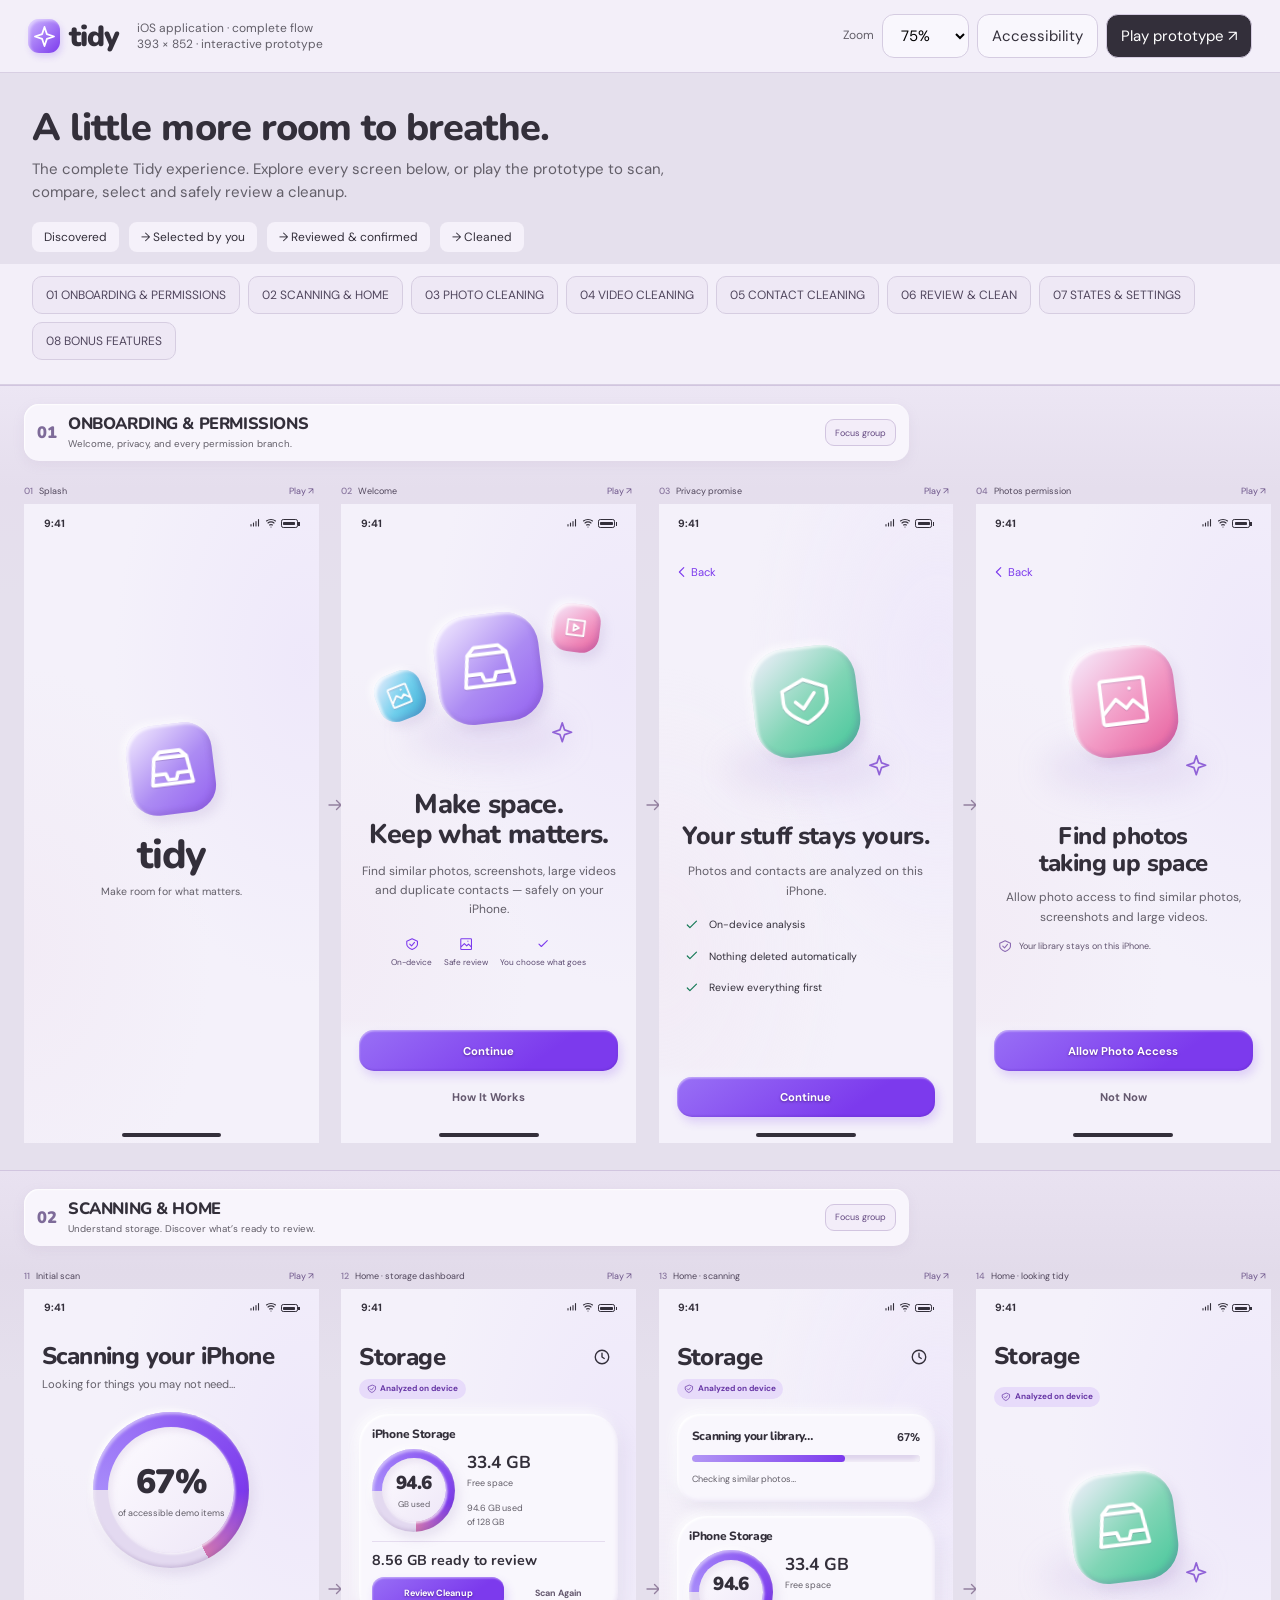
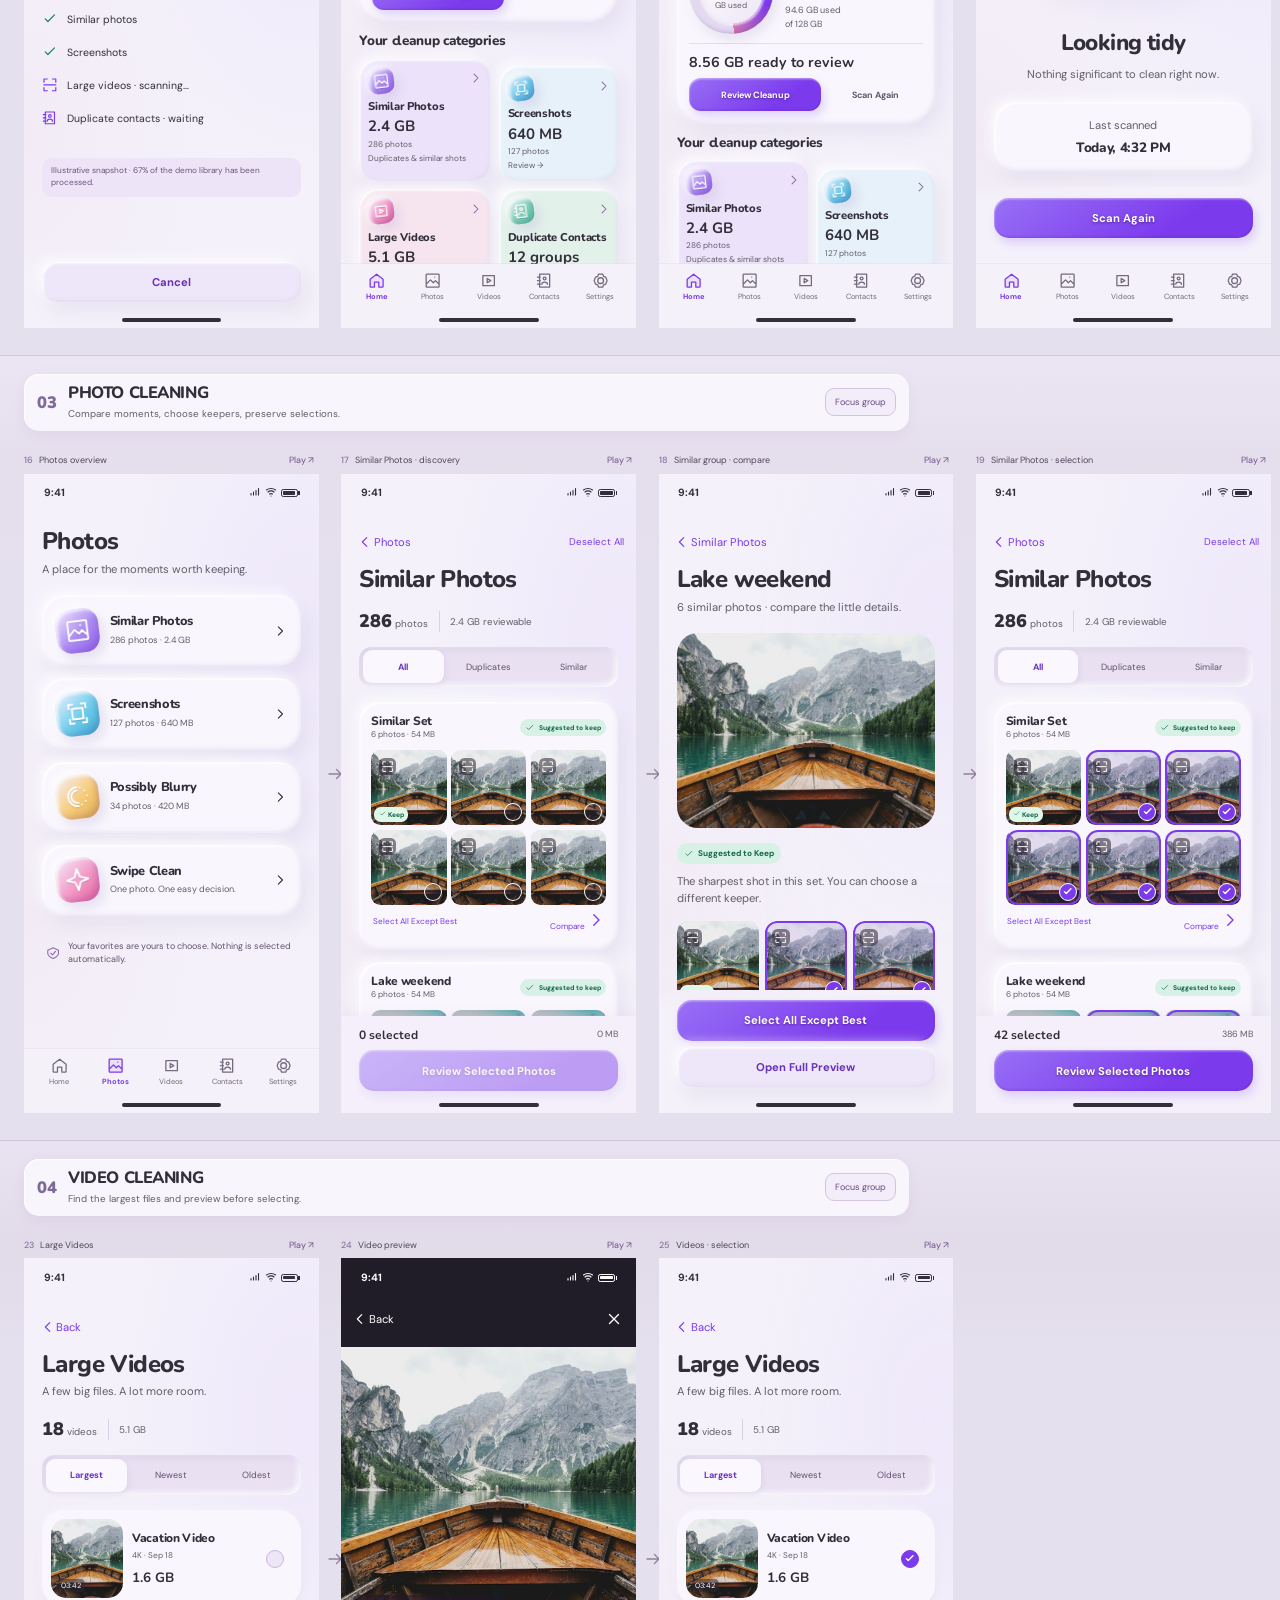
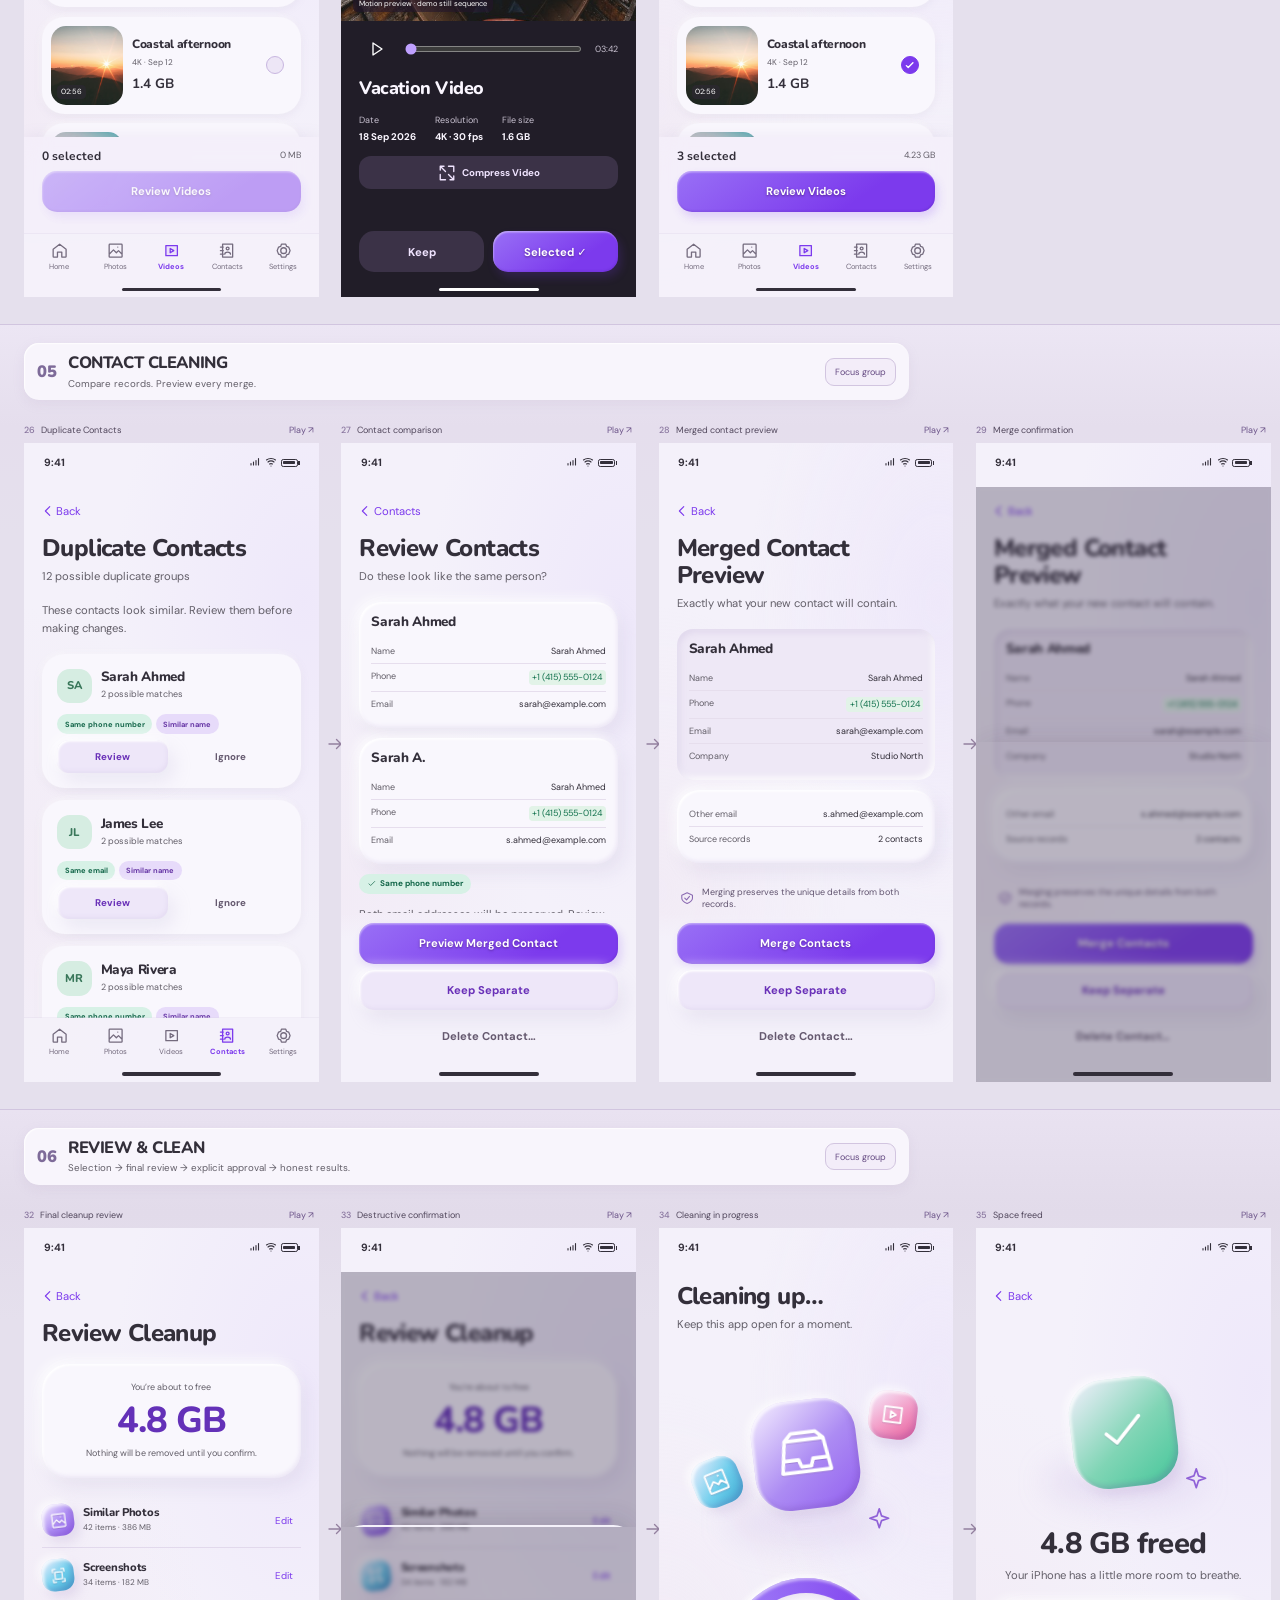
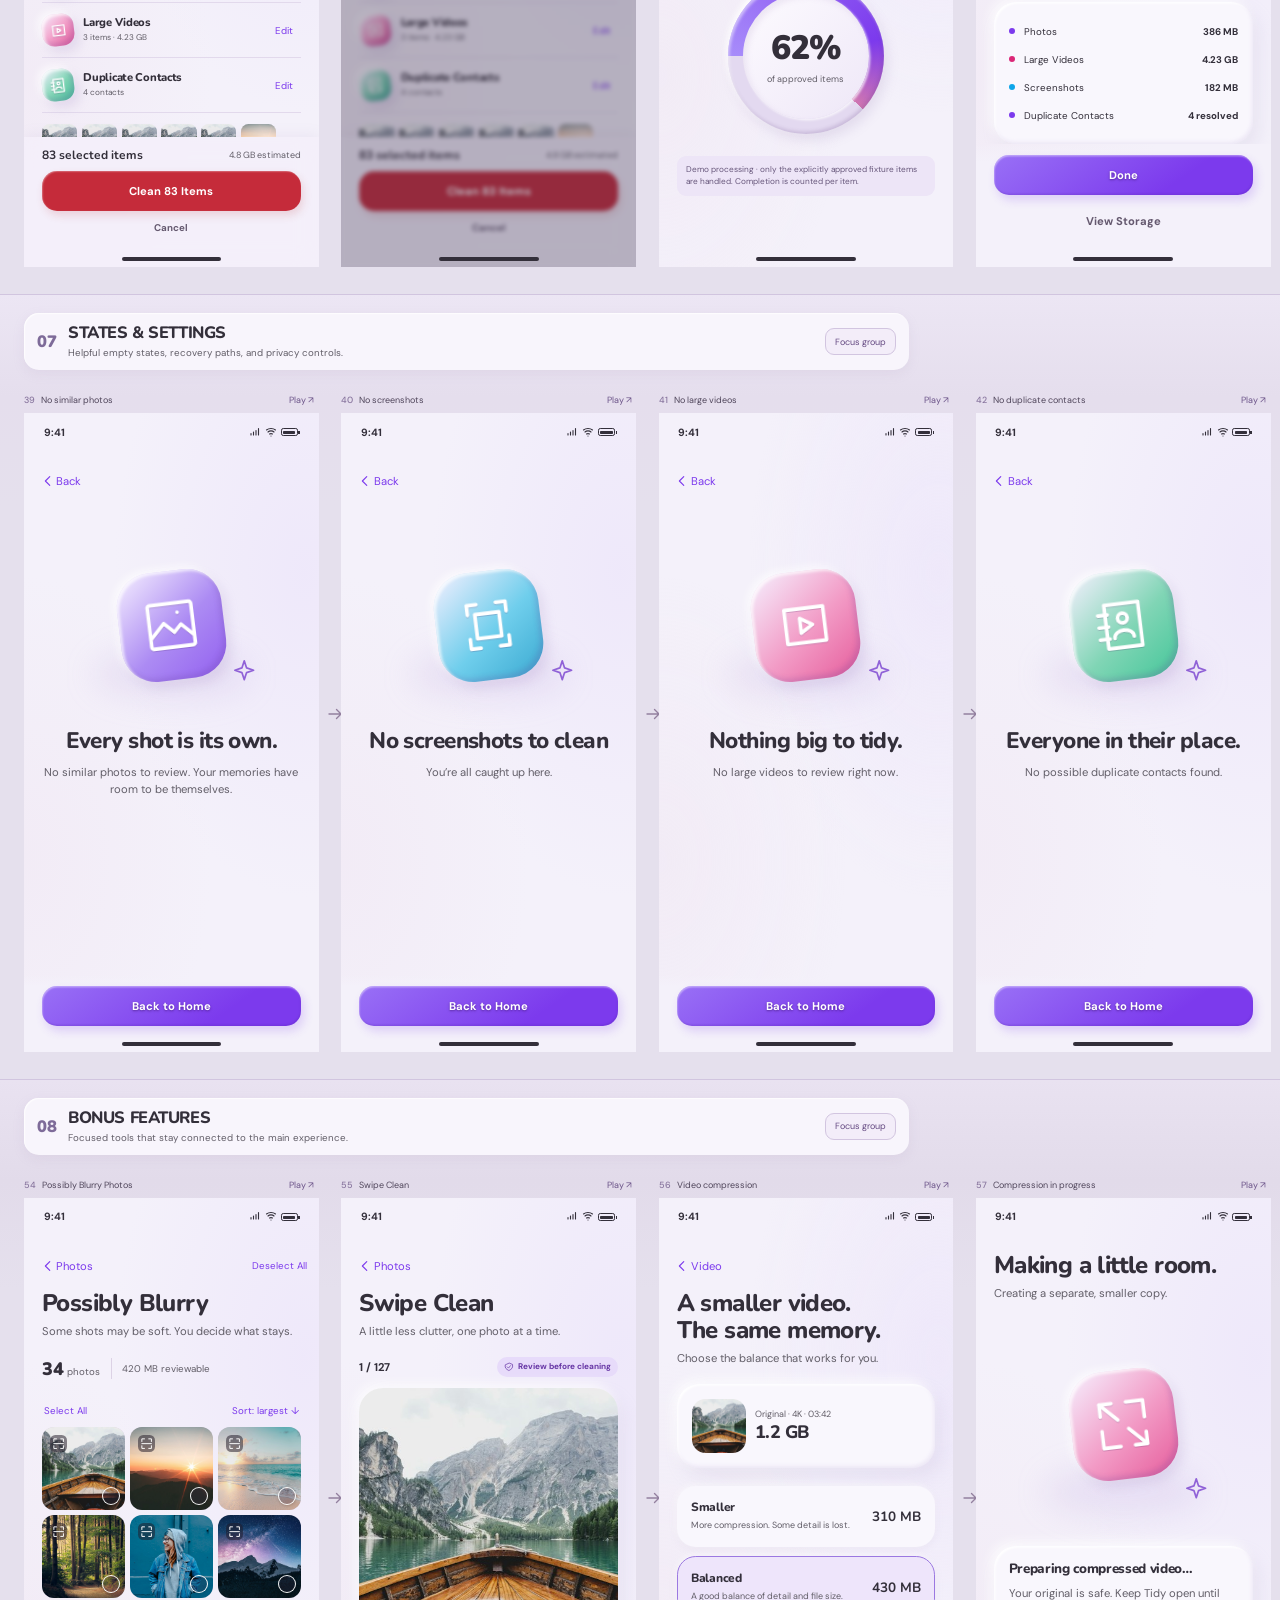
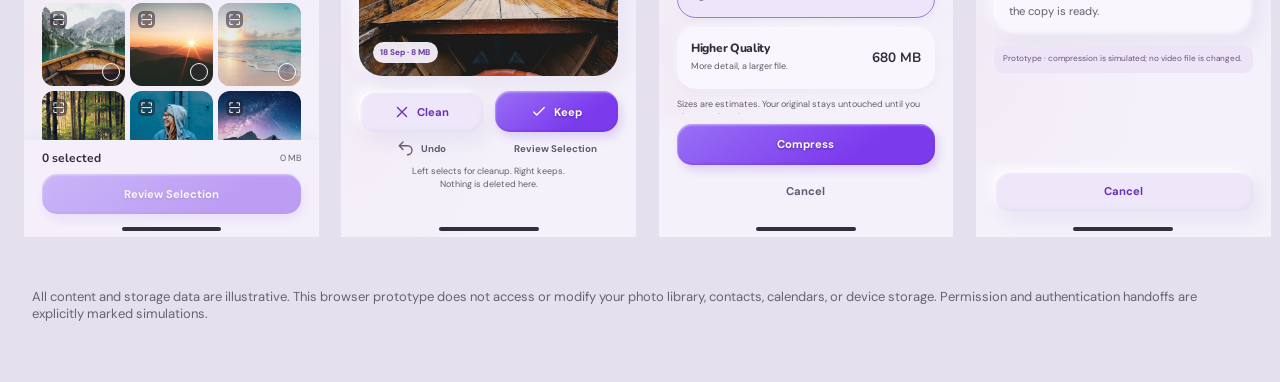
<file: Design/tidy_design.html>
<!doctype html>
<html lang="en">
<head>
<meta charset="utf-8"><meta name="viewport" content="width=device-width, initial-scale=1">
<title>Tidy — Complete application flow</title>
<link rel="stylesheet" href="assets/fonts.css">
<style>
/* Scoped critique fixes: clearer board groups, lighter utility rows, stronger iOS grouping. */
.board-nav{position:sticky;top:72px;z-index:40;background:#f4f1faee;backdrop-filter:blur(18px);padding-top:14px;border-bottom:1px solid #d8cfe3}
.flow-group{border-top:1px solid #d1c5df;background:linear-gradient(180deg,#ece6f4 0,#e5deed 135px,transparent 280px);padding-top:30px}
.flow-group:nth-of-type(even){background:linear-gradient(180deg,#e9e2f1 0,#e2dbea 135px,transparent 280px)}
.group-head{max-width:1180px;padding:13px 17px;border-radius:20px;background:#f8f5fc;box-shadow:0 5px 16px #a996ba22,inset 1px 1px 2px #fff;justify-content:space-between}
.group-head>div:nth-child(2){margin-right:auto}.group-head:after{content:'Focus group';border:1px solid #d2c5e0;border-radius:12px;padding:9px 12px;color:#654a82;font-size:12px;background:#f3edf9;cursor:pointer}
.board-focus .flow-group:not(.focused){display:none}.board-focus .group-head:after{content:'Show all groups'}
.settings-list{background:#f8f5fc;box-shadow:0 3px 12px #a996ba1c;border:1px solid #ebe3f2;padding:0 15px}
.settings-row{min-height:58px}.settings-row>svg{stroke-width:1.65;color:#7653a3}.settings-row .trailing svg{stroke-width:1.7}.settings-row input{accent-color:var(--violet)}
.screen .video-card,.screen .event,.screen .contact-card{box-shadow:0 3px 12px #a996ba20,-2px -2px 8px #fff9}.screen .option{box-shadow:0 3px 12px #a996ba1b,-2px -2px 8px #fff9}
:root{--bg:#F4F1FA;--ink:#332F3A;--muted:#635F69;--violet:#7C3AED;--light:#A78BFA;--pink:#DB2777;--sky:#0EA5E9;--green:#10B981;--amber:#F59E0B;--red:#C52B3A;--card:#f9f7fd;--shadow:8px 12px 24px #b7a8cf30,-5px -5px 15px #ffffffcf,inset -2px -3px 5px #d7cbea55,inset 2px 2px 3px #fff;--pressed:inset 3px 4px 8px #c8b9dc60,inset -3px -3px 8px #fff;--heading:'Nunito',ui-rounded,system-ui,sans-serif;--body:'DM Sans',-apple-system,system-ui,sans-serif;--spring:cubic-bezier(.22,1,.36,1);--text-scale:1}
*{box-sizing:border-box}body{margin:0;background:#e5e0ed;color:var(--ink);font-family:var(--body);font-size:15px}button,input,select{font:inherit}button,a{-webkit-tap-highlight-color:transparent}button{cursor:pointer;color:inherit}button:disabled{cursor:default;opacity:.45}button:focus-visible,a:focus-visible,select:focus-visible,input:focus-visible{outline:3px solid var(--violet);outline-offset:3px}::selection{background:#d6c3fa;color:#332F3A}::-webkit-scrollbar{width:5px;height:8px}::-webkit-scrollbar-thumb{background:#baafcb;border-radius:10px}a{color:var(--violet)}svg{width:24px;height:24px;fill:none;stroke:currentColor;stroke-width:1.8;stroke-linecap:round;stroke-linejoin:round;flex-shrink:0}h1,h2,h3,h4,p{margin:0}h1,h2,h3,h4{font-family:var(--heading);font-weight:800;letter-spacing:-.025em}h1{font-size:calc(32px * var(--text-scale));line-height:1.12}h2{font-size:calc(24px * var(--text-scale));line-height:1.18}h3{font-size:calc(18px * var(--text-scale));line-height:1.25}p{font-size:calc(15px * var(--text-scale));line-height:1.55;color:var(--muted)}small,.small{font-size:calc(12px * var(--text-scale));line-height:1.45;color:var(--muted)}strong{font-weight:700}.muted{color:var(--muted)}.violet-text{color:var(--violet)}.row{display:flex;align-items:center;gap:12px}.between{justify-content:space-between}.stack{display:flex;flex-direction:column;gap:16px}.center{text-align:center}.space{height:20px}.grow{flex:1}.num{font-variant-numeric:tabular-nums}.icon-button{border:0;background:transparent;min-width:44px;min-height:44px;display:inline-flex;align-items:center;justify-content:center;border-radius:16px}.icon-button:hover{background:#e5dcf5}.board-toolbar{position:sticky;top:0;z-index:50;background:#f4f1faef;backdrop-filter:blur(20px);padding:14px 28px;display:flex;align-items:center;gap:18px;border-bottom:1px solid #d8cfe3}.wordmark{font-family:var(--heading);font-weight:900;font-size:29px;letter-spacing:-1px;display:flex;align-items:center;gap:9px}.mini-logo{width:32px;height:34px;border-radius:11px;background:linear-gradient(135deg,#cdb6ff,#7c3aed);box-shadow:2px 4px 6px #7c3aed30,inset 2px 2px 3px #ffffff70;color:white;display:grid;place-items:center}.toolbar-note{font-size:12px;color:var(--muted)}.toolbar-controls{display:flex;gap:8px;align-items:center;margin-left:auto}.board-button,.board-select{border:1px solid #d5cce1;background:#f9f7fd;padding:10px 14px;min-height:44px;border-radius:12px}.board-button.active{background:var(--ink);color:white}.board-intro{padding:34px 32px 12px;max-width:1100px;display:flex;align-items:end;gap:40px}.board-intro h1{font-size:38px;margin-bottom:8px}.board-intro p{max-width:700px}.board-legend{display:flex;gap:10px;margin-top:18px}.board-legend span{font-size:12px;padding:7px 12px;border-radius:8px;background:#f5f1fa}.board-nav{padding:12px 32px 24px;display:flex;gap:8px;flex-wrap:wrap}.board-nav a{text-decoration:none;color:#50465d;background:#eee8f5;border:1px solid #d6cde1;padding:10px 13px;border-radius:10px;font-size:12px}.flow-group{padding:24px 32px 36px;scroll-margin-top:80px}.group-head{display:flex;align-items:center;gap:15px;margin-bottom:22px}.group-index{font-family:var(--heading);font-size:22px;font-weight:900;color:#7e6b99}.group-head h2{font-size:22px}.group-head p{font-size:13px;margin-top:4px}.frames{display:flex;align-items:flex-start;gap:30px;width:max-content}.frame-wrap{width:393px;flex-shrink:0}.frame-label{height:35px;display:flex;align-items:center;justify-content:space-between;font-size:12px;color:#51475c}.frame-label span{display:flex;align-items:center;gap:8px}.frame-label b{font-variant-numeric:tabular-nums;color:#88759e;font-weight:500}.frame-label button{border:0;background:transparent;color:#6c5489;font-size:12px}.screen{width:393px;height:852px;position:relative;overflow:hidden;background:radial-gradient(ellipse at 95% 25%,#e7ddfa70,transparent 48%),radial-gradient(ellipse at 0 70%,#eedfed50,transparent 45%),var(--bg);isolation:isolate;display:flex;flex-direction:column}.status{height:59px;flex:0 0 59px;padding:17px 26px 0;display:flex;justify-content:space-between;align-items:flex-start;font-weight:700;font-size:14px;color:#332f3a}.status .signals{display:flex;gap:5px;align-items:center}.status svg{width:16px;height:16px;stroke-width:2.2}.battery{width:23px;height:11px;border:1px solid currentColor;border-radius:3px;position:relative;margin:2px 2px 0 0}.battery:before{content:'';position:absolute;inset:2px;background:currentColor;border-radius:1px}.battery:after{content:'';position:absolute;width:2px;height:5px;background:currentColor;right:-4px;top:2px}.home-indicator{position:absolute;z-index:15;bottom:8px;left:130px;width:133px;height:5px;border-radius:5px;background:#332f3a}.content{padding:10px 24px 30px;overflow:auto;flex:1;min-height:0;scrollbar-width:none}.content::-webkit-scrollbar{display:none}.topnav{height:44px;display:flex;align-items:center;justify-content:space-between;margin:0 -10px 10px}.back{border:0;background:transparent;color:var(--violet);height:44px;display:flex;align-items:center;padding:0 8px;gap:1px;font-size:15px}.back svg{width:20px}.page-heading{margin:4px 0 22px}.page-heading p{margin-top:8px}.tabbar{height:85px;flex:0 0 85px;display:flex;align-items:flex-start;justify-content:space-around;padding:10px 10px 22px;background:#f5f1faed;box-shadow:0 -1px 0 #d5cbe350;z-index:5}.tabbar button{border:0;background:transparent;min-width:60px;height:50px;display:flex;flex-direction:column;align-items:center;gap:4px;font-size:10px;color:#746b7e}.tabbar button svg{height:23px;width:23px}.tabbar button.active{color:var(--violet);font-weight:700}.tabbar button.active svg{fill:#7c3aed16}.card{background:var(--card);border-radius:30px;padding:20px;box-shadow:var(--shadow)}.inset{background:#eee8f6;box-shadow:var(--pressed);border-radius:22px;padding:16px}.button{border:0;width:100%;min-height:54px;padding:14px 18px;border-radius:20px;background:linear-gradient(145deg,#a78bfa,#7c3aed);color:#fff;font-size:calc(15px * var(--text-scale));font-weight:700;box-shadow:4px 7px 13px #7c3aed30,inset 1px 2px 2px #ffffff65,inset -1px -2px 2px #5222ad35;display:flex;align-items:center;justify-content:center;gap:8px;transition:transform .2s var(--spring),box-shadow .2s}.button:active{transform:scale(.965);box-shadow:var(--pressed)}.button.secondary{background:#eee7f9;color:#6930b8;box-shadow:var(--shadow)}.button.destructive{background:#c52b3a;box-shadow:3px 6px 12px #bd293429,inset 1px 1px 2px #ffffff60}.button.quiet{background:transparent;color:#65596f;box-shadow:none}.button.small-button{min-height:44px;padding:10px 12px;font-size:13px;border-radius:16px}.actions{display:flex;flex-direction:column;gap:8px;padding:14px 24px 34px;flex-shrink:0;background:linear-gradient(0deg,var(--bg) 85%,transparent)}.actions p{text-align:center;font-size:12px}.badge{display:inline-flex;gap:5px;align-items:center;font-size:11px;line-height:1.2;font-weight:700;border-radius:20px;background:#e7dbfa;color:#6838a6;padding:7px 10px}.badge svg{width:13px;height:13px}.badge.green{background:#d7f1e6;color:#14674a}.badge.amber{background:#f7e9c9;color:#79500b}.badge.red{background:#f9dfe4;color:#a12031}.orb{--tone:#ac8bf3;--deep:#7c3aed;width:64px;height:64px;flex-shrink:0;border-radius:23px;background:linear-gradient(140deg,#f6f0ff 0%,var(--tone) 55%,var(--deep) 140%);box-shadow:6px 9px 14px #aa90c938,-4px -4px 12px #ffffffbf,inset 3px 3px 4px #ffffffb0,inset -4px -5px 7px #63409930;display:grid;place-items:center;color:#fff;transform:rotate(-7deg)}.orb svg{width:34px;height:34px;stroke-width:1.8;filter:drop-shadow(1px 2px 1px #4a266333)}.orb.sky{--tone:#6fceec;--deep:#0c89b9}.orb.pink{--tone:#f29ac5;--deep:#db2777}.orb.green{--tone:#80d5b5;--deep:#10b981}.orb.amber{--tone:#f6cc7b;--deep:#d4911b}.orb.big{width:140px;height:145px;border-radius:46px}.orb.big svg{width:78px;height:78px;stroke-width:1.5}.illustration{height:280px;position:relative;display:grid;place-items:center;margin:10px 0 22px}.illustration:before{content:'';width:210px;height:70px;background:#b99ee030;filter:blur(20px);position:absolute;bottom:15px;border-radius:50%}.illustration .float{position:absolute;right:24px;top:55px;transform:rotate(14deg)}.illustration .float.two{left:22px;right:auto;top:145px;transform:rotate(-15deg)}.illustration .spark{position:absolute;right:60px;bottom:40px;color:#9062d7;width:30px;height:30px}.onboard-title{font-size:36px;line-height:1.12;text-align:center;margin-bottom:16px}.onboard-copy{text-align:center;line-height:1.6;font-size:16px}.benefits{display:flex;justify-content:center;gap:16px;margin-top:23px}.benefits div{font-size:11px;text-align:center;color:#5d4c72;display:flex;align-items:center;flex-direction:column;gap:8px}.benefits svg{width:19px;height:19px;color:#7c3aed}.check-list{display:flex;flex-direction:column;gap:18px;padding:20px 10px}.check-list .row{font-size:14px}.check-list svg{color:#147955;width:21px}.splash{display:flex;flex-direction:column;align-items:center;justify-content:center;height:100%;padding-bottom:70px}.splash h1{font-size:54px;margin:24px 0 9px;letter-spacing:-2px}.splash p{font-size:14px}.splash .orb{width:115px;height:120px;border-radius:36px}.splash .orb svg{width:65px;height:65px}.ring{--value:74;position:relative;border-radius:50%;width:168px;height:168px;display:grid;place-items:center;background:conic-gradient(from -90deg,#a78bfa 0%,#7c3aed calc(var(--value)*.75%),#cf75b1 calc(var(--value)*1%),#e3d9f0 0);box-shadow:5px 8px 15px #9174b32b,-3px -3px 8px #fff,inset 2px 3px 4px #ffffff80,inset -2px -3px 5px #68488733}.ring:before{content:'';position:absolute;inset:17px;border-radius:50%;background:linear-gradient(135deg,#fdfbff,#eee7f7);box-shadow:inset 4px 5px 9px #ad97c630,2px 2px 3px #ffffffaa}.ring-inner{position:relative;text-align:center}.ring-inner strong{font-family:var(--heading);font-size:28px;font-weight:900;display:block;letter-spacing:-1px}.ring-inner small{font-size:11px}.storage-hero{border-radius:40px;padding:20px;margin-bottom:20px}.storage-hero>.row{align-items:center;gap:16px}.storage-meta{flex:1}.storage-meta strong{font-family:var(--heading);font-size:22px;display:block}.storage-meta p{font-size:12px;line-height:1.5;margin-top:4px}.storage-hero .ring{width:148px;height:148px;flex-shrink:0}.storage-hero .ring-inner strong{font-size:27px}.storage-ready{border-top:1px solid #e5dcef;margin-top:16px;padding-top:15px}.storage-ready strong{font-family:var(--heading);font-size:20px}.storage-ready p{font-size:12px;margin:2px 0 12px}.bento{display:grid;grid-template-columns:1.1fr 1fr;gap:14px}.category{border:0;text-align:left;padding:17px 16px;border-radius:28px;min-height:174px;display:flex;flex-direction:column;align-items:start;gap:7px;background:#ece3fa;box-shadow:var(--shadow);position:relative}.category .orb{width:44px;height:44px;border-radius:16px}.category .orb svg{width:25px;height:25px}.category h3{font-size:16px;margin-top:5px}.category strong{font-family:var(--heading);font-size:22px}.category small{font-size:11px}.category .review-arrow{position:absolute;right:14px;top:18px;color:#846c9e}.category.sky{background:#e6f1f9}.category.pink{background:#f6e5ef}.category.green{background:#e3f1eb}.category:nth-child(2){margin-top:18px}.category:nth-child(3){margin-bottom:18px}.safety{display:flex;align-items:center;gap:10px;color:#635671;font-size:12px;line-height:1.4;padding:16px 5px}.safety svg{width:19px;height:19px;flex-shrink:0;color:#8b6ab2}.section-title{display:flex;align-items:center;justify-content:space-between;margin:18px 0 12px}.text-button{background:transparent;border:0;color:var(--violet);font-size:13px;min-height:44px;padding:6px 2px}.summary{display:flex;align-items:center;gap:14px;margin:12px 0 18px}.summary strong{font-size:24px;font-family:var(--heading);font-weight:900}.summary span{font-size:13px;color:var(--muted)}.divider{height:28px;width:1px;background:#dcd2e5}.filters{display:flex;gap:6px;background:#e9e1f2;box-shadow:var(--pressed);padding:5px;border-radius:17px;margin:12px 0 20px}.filter{border:0;background:transparent;flex:1;min-height:36px;border-radius:12px;font-size:12px;color:#60536e}.filter.active{background:#faf7ff;box-shadow:2px 3px 7px #baa8d13b;color:#6b32bd;font-weight:700}.photo-grid{display:grid;grid-template-columns:repeat(3,1fr);gap:7px}.thumb{position:relative;border:0;padding:0;border-radius:16px;overflow:hidden;aspect-ratio:1;background:#d6ccde;display:block;min-width:0}.thumb img{width:100%;height:100%;object-fit:cover;display:block;transition:transform .2s}.thumb.selected:after{content:'';position:absolute;inset:0;border:3px solid #7c3aed;border-radius:16px;background:#7c3aed18;pointer-events:none}.selection{width:24px;height:24px;border:2px solid #fffffff2;background:#342b4445;border-radius:50%;position:absolute;right:6px;bottom:6px;z-index:2;display:grid;place-items:center;color:white;box-shadow:0 1px 4px #0003}.selection svg{width:15px;height:15px;stroke-width:3}.selected .selection{background:var(--violet);border-color:#fff}.keeper{position:absolute;left:4px;bottom:5px;z-index:3;padding:4px 6px;border-radius:9px;background:#ddf7e9;color:#176547;font-size:9px;font-weight:700;display:flex;align-items:center;gap:2px}.keeper svg{width:10px;height:10px}.photo-group{padding:16px;border-radius:28px;margin-bottom:16px}.photo-group h3{font-size:16px}.photo-group .group-info{margin-bottom:12px}.photo-group .small{font-size:11px}.photo-group .badge{font-size:9px;padding:5px 7px}.photo-group .row.between{gap:4px}.photo-group .thumb{border-radius:13px}.photo-group .photo-grid{gap:6px}.photo-group .text-button{font-size:11px}.bottom-action{padding:14px 24px 30px;background:#f4effbcc;backdrop-filter:blur(16px);box-shadow:0 -3px 18px #9880b01a;flex-shrink:0}.bottom-action .row{margin-bottom:10px;font-size:14px}.bottom-action strong{font-family:var(--heading);font-size:16px}.bottom-action small{font-size:12px}.progress-track{height:9px;border-radius:8px;background:#dfd3ee;box-shadow:var(--pressed);overflow:hidden;margin:15px 0}.progress-track span{display:block;height:100%;background:linear-gradient(90deg,#b296f5,#7c3aed);border-radius:8px}.scan-stages{padding:5px 0}.scan-stage{display:flex;align-items:center;gap:12px;margin:23px 0;font-size:14px}.scan-stage svg{width:21px;height:21px;color:#7c3aed}.scan-stage.done svg{color:#14845d}.scan-stage.wait{opacity:.6}.progress-orb{width:208px;height:208px;margin:24px auto 30px;--value:67}.progress-orb:before{inset:20px}.progress-orb .ring-inner strong{font-size:45px}.progress-orb .ring-inner small{font-size:12px}.scan-mini{margin-bottom:18px}.scan-mini h3{font-size:16px}.scan-mini p{font-size:12px}.screen.dark{background:#211d28;color:#faf6ff}.dark .status,.dark .back,.dark .icon-button{color:#fff}.dark p,.dark small{color:#c6bfce}.dark .home-indicator{background:#fff}.dark .content{padding:0 0 20px}.viewer-image{width:100%;height:380px;object-fit:cover;display:block;margin:20px 0}.viewer-meta{padding:0 24px}.viewer-meta .row{gap:25px;margin:17px 0}.viewer-meta strong{font-size:13px;display:block;margin-top:5px}.dark .actions{background:#211d28}.dark .button.secondary{background:#3b3247;color:#f0e4ff;box-shadow:none}.viewer-controls{display:flex;align-items:center;gap:15px;padding:0 24px;margin:16px 0}.viewer-controls input{width:100%;accent-color:#bfa0ff}.video-card{padding:12px;margin-bottom:13px;display:flex;gap:12px;align-items:center;position:relative}.video-thumb{position:relative;width:96px;height:105px;border-radius:20px;overflow:hidden;border:0;padding:0;flex-shrink:0}.video-thumb img{width:100%;height:100%;object-fit:cover}.duration{position:absolute;bottom:8px;left:8px;font-size:10px;color:white;background:#30293888;border-radius:6px;padding:3px 5px}.video-info h3{font-size:16px}.video-info p{font-size:11px;margin:6px 0}.video-info strong{font-size:18px;font-family:var(--heading)}.check-button{border:0;background:transparent;min-height:44px;min-width:44px;display:grid;place-items:center;margin-left:auto}.check-button .selection{position:static;background:#ede6f6;border-color:#c8b6e0;box-shadow:none;color:transparent}.check-button[aria-pressed=true] .selection{background:var(--violet);color:#fff;border-color:var(--violet)}.avatar{width:46px;height:46px;border-radius:17px;background:#d6ede2;color:#39775a;display:grid;place-items:center;font-family:var(--heading);font-weight:800;flex-shrink:0}.contact-card{margin-bottom:16px}.contact-card p{font-size:12px;margin-top:3px}.evidence{display:flex;gap:5px;flex-wrap:wrap;margin:15px 0 8px}.evidence .badge{font-size:10px}.contact-actions{display:flex;gap:8px}.contact-actions>*{flex:1}.record{padding:16px;margin-bottom:14px}.record h3{margin-bottom:10px}.field{display:flex;justify-content:space-between;gap:10px;font-size:12px;padding:8px 0;border-bottom:1px solid #e6deed}.field:last-child{border:0}.field span:first-child{color:var(--muted)}.field .match{color:#15734f;background:#e2f3e8;padding:2px 5px;border-radius:5px}.review-total{text-align:center;padding:23px 14px;margin-bottom:20px;border-radius:36px}.review-total h1{font-size:48px;margin:8px 0;color:#6431b8}.review-total p{font-size:12px}.review-row{display:flex;align-items:center;gap:12px;padding:14px 0;border-bottom:1px solid #e2d9ec}.review-row .orb{width:43px;height:43px;border-radius:16px}.review-row .orb svg{width:23px;height:23px}.review-row h3{font-size:15px}.review-row p{font-size:11px;margin-top:3px}.review-row .text-button{margin-left:auto}.preview-strip{display:flex;gap:6px;margin:14px 0}.preview-strip img{width:47px;height:47px;border-radius:10px;object-fit:cover}.sheet-dimmer{position:absolute;inset:59px 0 0;background:#342b4552;backdrop-filter:blur(3px);z-index:10;display:flex;flex-direction:column;justify-content:end}.sheet{border-radius:30px 30px 0 0;padding:12px 24px 35px;background:#f4f1fa;box-shadow:0 -10px 30px #36234522}.sheet-handle{width:38px;height:5px;border-radius:10px;background:#c9bfd4;margin:0 auto 24px}.sheet h2{text-align:center;font-size:23px;margin-bottom:12px}.sheet p{text-align:center;font-size:14px;margin-bottom:20px}.sheet .button{margin-top:10px}.success-hero{text-align:center;padding-top:25px}.success-hero .illustration{height:230px;margin-bottom:10px}.success-hero h1{font-size:39px;margin-bottom:10px}.breakdown{margin-top:24px}.breakdown .row{padding:10px 0;font-size:13px}.dot{width:8px;height:8px;border-radius:50%;background:var(--violet)}.dot.pink{background:var(--pink)}.dot.sky{background:var(--sky)}.settings-label{font-size:11px;font-weight:700;letter-spacing:.07em;margin:23px 0 10px;color:#80728e}.settings-list{padding:0 15px;border-radius:25px}.settings-row{width:100%;display:flex;gap:12px;align-items:center;min-height:56px;border:0;border-bottom:1px solid #e4ddeb;background:transparent;text-align:left;font-size:14px}.settings-row:last-child{border:0}.settings-row>svg{color:#8764b7;width:21px}.settings-row .trailing{margin-left:auto;display:flex;align-items:center;gap:5px;font-size:11px;color:var(--muted)}.settings-row .trailing svg{width:16px}.empty-body{padding-top:35px;text-align:center}.empty-body .illustration{height:230px}.empty-body h1{font-size:30px;margin-bottom:14px}.empty-body p{font-size:15px}.error-details{margin-top:25px;text-align:left}.error-details p{font-size:13px}.permission-row{padding:17px 0;border-bottom:1px solid #e3d9ef}.permission-row h3{font-size:16px}.permission-row p{font-size:12px;margin-top:4px}.photo-overview-row{display:flex;align-items:center;gap:15px;padding:18px;margin-bottom:16px;text-align:left;border:0;width:100%}.photo-overview-row .orb{width:57px;height:59px;border-radius:20px}.photo-overview-row h3{font-size:17px}.photo-overview-row p{font-size:12px;margin-top:5px}.photo-overview-row>svg{width:19px;margin-left:auto}.swipe-photo{height:385px;border-radius:32px;overflow:hidden;position:relative;margin:14px 0 20px;box-shadow:var(--shadow);touch-action:pan-y}.swipe-photo img{height:100%;width:100%;object-fit:cover}.swipe-photo .badge{position:absolute;bottom:18px;left:18px;background:#faf6ffed}.swipe-actions{display:flex;gap:16px}.swipe-actions .button{width:50%}.comparison{display:grid;grid-template-columns:1fr 1fr;gap:14px;margin:24px 0}.comparison img{width:100%;height:190px;object-fit:cover;border-radius:22px}.comparison strong{display:block;font-family:var(--heading);font-size:24px;margin-top:10px}.comparison p{font-size:12px;margin-top:5px}.option{display:flex;align-items:center;gap:12px;padding:18px;margin-bottom:12px;background:#f9f7fd;border:2px solid transparent;border-radius:25px;box-shadow:var(--shadow);width:100%;text-align:left}.option.active{border-color:#9b78e1;background:#eee5fb}.option h3{font-size:16px}.option p{font-size:12px;margin-top:5px}.option strong{margin-left:auto;font-family:var(--heading);font-size:18px}.switch{width:48px;height:29px;background:#d1c5de;border-radius:30px;position:relative;flex-shrink:0}.switch:after{content:'';width:23px;height:23px;position:absolute;left:3px;top:3px;border-radius:50%;background:#fff;box-shadow:0 2px 4px #66557730}.switch.on{background:var(--violet)}.switch.on:after{left:22px}.event{padding:16px;margin:12px 0;display:flex;gap:12px;align-items:center}.event-date{background:#e8ddf9;border-radius:14px;min-width:48px;text-align:center;padding:9px 4px;font-size:10px;color:#794cb4}.event-date b{display:block;font:800 22px var(--heading)}.event h3{font-size:14px}.event p{font-size:11px;margin-top:4px}.widget{background:linear-gradient(135deg,#f9f5ff,#e8ddf9);box-shadow:var(--shadow);border:0;text-align:left;border-radius:28px;padding:19px}.widget.small-widget{width:169px;height:169px;margin:22px auto}.widget strong{font-family:var(--heading);font-size:25px;display:block;margin-top:12px}.widget p{font-size:11px;margin-top:5px}.widget.medium-widget{height:165px;width:100%;display:flex;align-items:center;gap:15px}.widget .ring{width:112px;height:112px;flex-shrink:0}.widget .ring:before{inset:12px}.widget .ring strong{font-size:20px;margin:0}.history-bar{height:90px;display:flex;align-items:end;gap:13px;margin:22px 0 8px}.history-bar div{flex:1;text-align:center}.history-bar i{display:block;background:linear-gradient(#b799f3,#8a56da);border-radius:7px 7px 3px 3px;width:100%;height:var(--height)}.history-bar small{font-size:9px}.shot{height:100%;background:#f8ede0;color:#443b35;display:flex;flex-direction:column;align-items:stretch;text-align:left;overflow:hidden}.shot-head{font-size:7px;background:#263e32;color:#fff;padding:8px}.shot img{height:50%;object-fit:cover}.shot-copy{padding:7px;font-size:7px;line-height:1.4}.shot-copy b{font-family:var(--heading);font-size:10px;display:block}.shot-line{height:3px;background:#cfc0b0;width:80%;margin-top:4px;border-radius:3px}.board-footer{padding:24px 32px 60px;color:#6b6077;font-size:13px}.prototype-shell{display:none;position:fixed;inset:0;background:#e5e0ed;z-index:100;overflow:auto}.prototype-toolbar{display:flex;align-items:center;justify-content:center;gap:12px;min-height:66px;padding:10px 16px;position:sticky;top:0;z-index:3;background:#eee8f5}.prototype-stage{width:393px;margin:24px auto}.prototype-hint{text-align:center;font-size:12px;color:#6c5c7e;margin:15px auto;max-width:393px;line-height:1.5}.prototype-shell.open{display:block}.toast{position:fixed;bottom:25px;left:50%;transform:translateX(-50%);z-index:200;background:#332f3a;color:#fff;padding:14px 22px;border-radius:17px;max-width:550px;font-size:13px;box-shadow:0 8px 30px #21152c30}.simulation-note{font-size:11px;background:#ede5f7;color:#68587c;border-radius:12px;padding:10px 12px;line-height:1.5;margin:14px 0}.screen .live-note{background:#f0e8ff;border-radius:8px;font-size:10px;padding:6px 9px;color:#67468e;margin-bottom:9px}.high-contrast{--muted:#443c50;--shadow:0 0 0 1px #8e7da2;--light:#8c62cf}.high-contrast .badge{color:#442065}.high-contrast .button{background:#6d28d9}.high-contrast .button.destructive{background:#ad1f2c}.high-contrast .button.secondary{background:#e7dbf6;color:#4f2388}.large-type{--text-scale:1.18}.reduced-motion *{transition:none!important;animation:none!important;scroll-behavior:auto!important}@media(prefers-reduced-motion:reduce){*{transition:none!important;animation:none!important;scroll-behavior:auto!important}}@media(prefers-contrast:more){:root{--muted:#443c50;--shadow:0 0 0 1px #8e7da2}}@media(max-width:650px){.board-toolbar{padding:10px 14px;flex-wrap:wrap;gap:8px}.toolbar-note{display:none}.toolbar-controls{gap:5px}.board-select{max-width:130px}.board-intro{padding:25px 20px 10px}.board-intro h1{font-size:30px}.board-nav{padding:10px 20px}.flow-group{padding-left:20px}.prototype-stage{margin:0 auto}.prototype-toolbar{justify-content:space-between}.prototype-hint{padding:0 15px}}@media print{.board-toolbar,.board-intro,.board-nav,.board-footer{display:none}.frames{flex-wrap:wrap;width:auto}.frame-wrap{break-inside:avoid}.flow-group{break-before:page}.screen{print-color-adjust:exact}}
</style>
<style>
/* Shared sizing and accessibility refinements from the first render pass. */
:root{--space-xs:6px;--space-sm:12px;--space-md:16px;--space-lg:24px;--space-xl:32px;--radius-hero:40px;--radius-card:30px;--radius-nested:22px;--radius-button:20px;--motion-press:200ms;--selection-bg:#7c3aed;--selection-border:#ffffff}
.filter{min-height:44px}.text-button{min-width:44px}.comparison{grid-template-columns:minmax(0,1fr) minmax(0,1fr)}.comparison>div{min-width:0}.comparison .thumb{aspect-ratio:auto}.sheet{max-height:calc(100% - 15px);overflow:auto}.sheet>.orb{margin:0 auto}.thumb-wrap{position:relative;min-width:0}.thumb-wrap>.thumb{width:100%}.preview-button{position:absolute;top:0;left:0;z-index:4;width:44px;height:44px;min-width:44px;min-height:44px;border:0;background:transparent;display:grid;place-items:center;color:#fff}.preview-button svg{background:#21182785;border-radius:7px;padding:3px;width:23px;height:23px}.storage-hero{padding:17px;margin-bottom:14px}.storage-hero>h3{font-size:16px;margin-bottom:9px!important}.storage-hero .ring{width:111px;height:111px}.storage-hero .ring:before{inset:13px}.storage-hero .ring-inner strong{font-size:25px}.storage-hero .storage-meta strong{font-size:23px}.storage-ready{display:grid;grid-template-columns:1.4fr 1fr;gap:9px;margin-top:12px;padding-top:12px}.storage-ready strong{grid-column:1/-1;font-size:19px}.storage-ready>p{display:none}.storage-ready>.button{min-height:44px;padding:9px;font-size:12px;border-radius:16px}.bento{gap:11px}.category{min-height:142px;padding:12px;gap:3px;border-radius:25px}.category .orb{width:35px;height:35px;border-radius:13px}.category .orb svg{width:22px;height:22px}.category h3{font-size:15px}.category strong{font-size:20px}.category:nth-child(2){margin-top:10px}.category:nth-child(3){margin-bottom:10px}.category .review-arrow{width:18px;top:14px;right:10px}.storage-hero+.section-title{margin:12px 0}.button:not(.secondary):not(.quiet):not(.destructive){text-shadow:0 1px 3px #3d126fa6;background:linear-gradient(145deg,#a78bfa -35%,#7c3aed 70%)}.status{padding-top:17px}.viewer-film{width:100%;height:365px;position:relative;overflow:hidden;background:#151119;margin:15px 0}.viewer-film img{height:100%;width:100%;object-fit:cover;transform:scale(1.03)}.viewer-film.playing img{animation:film-pan 12s ease-in-out infinite alternate}.film-caption{position:absolute;bottom:12px;left:16px;color:#fff;font-size:10px;background:#24172c99;border-radius:7px;padding:5px 8px}.play-state{font-size:11px;text-align:center;color:#cfc4da}.demo-control{background:#e9e0f5;color:#593b7e;font-size:12px}.screen-state-note{font-size:10px;color:#72617e}.widget a{color:inherit}.history-bar{height:100px}.select-mode{display:flex;gap:8px}.app-flow-arrow{position:absolute;left:403px;top:424px;color:#93809f}.frame-wrap{position:relative}.flow-group .frame-wrap:last-child .app-flow-arrow{display:none}.mini-logo svg{width:23px;height:23px}.screen-nav-transition{animation:push-in .23s var(--spring)}@keyframes push-in{from{transform:translateX(12px)}to{transform:translateX(0)}}@keyframes film-pan{from{transform:scale(1.03) translateX(0)}to{transform:scale(1.15) translateX(-12px)}}@media(prefers-reduced-motion:reduce){.viewer-film.playing img{animation:none}}
</style>
</head>
<body>
<header class="board-toolbar"><div class="wordmark"><span class="mini-logo" aria-hidden="true">✦</span>tidy</div><div class="toolbar-note">iOS application · complete flow<br>393 × 852 · interactive prototype</div><div class="toolbar-controls"><label class="small" for="boardZoom">Zoom</label><select class="board-select" id="boardZoom"><option value=".5">50%</option><option value=".75" selected>75%</option><option value="1">100%</option></select><button class="board-button" id="accessibilityButton">Accessibility</button><button class="board-button active" id="launch">Play prototype ↗</button></div></header>
<div class="board-intro"><div><h1>A little more room to breathe.</h1><p>The complete Tidy experience. Explore every screen below, or play the prototype to scan, compare, select and safely review a cleanup.</p><div class="board-legend"><span>Discovered</span><span>→ Selected by you</span><span>→ Reviewed & confirmed</span><span>→ Cleaned</span></div></div></div>
<nav class="board-nav" id="boardNav" aria-label="Flow groups"></nav><main id="board"></main><footer class="board-footer">All content and storage data are illustrative. This browser prototype does not access or modify your photo library, contacts, calendars, or device storage. Permission and authentication handoffs are explicitly marked simulations.</footer>
<div id="prototype" class="prototype-shell" role="dialog" aria-modal="true" aria-label="Interactive Tidy prototype"><div class="prototype-toolbar"><button class="board-button" id="closePrototype">← Flow board</button><select id="screenJump" class="board-select" aria-label="Jump to screen"></select><button class="board-button" id="resetPrototype">Reset demo</button></div><div id="live" class="prototype-stage"></div><p class="prototype-hint">Interactive demo · no device data is accessed.<br>Board snapshots remain available for every state.</p></div><div id="announcer" aria-live="polite" class="sr-only" style="position:absolute;left:-9999px"></div>
<script>
(()=>{
'use strict';
const paths={home:'M3 10 12 3l9 7v10a1 1 0 0 1-1 1h-5v-7H9v7H4a1 1 0 0 1-1-1Z',photo:'M4 3h16a1 1 0 0 1 1 1v16a1 1 0 0 1-1 1H4a1 1 0 0 1-1-1V4a1 1 0 0 1 1-1ZM3 17l6-6 4 4 3-3 5 5M15 7h.01',video:'M4 5h16v14H4ZM10 9l5 3-5 3Z',contacts:'M8 3h11v18H5V3ZM2 7h4M2 12h4M2 17h4M12 7a2 2 0 1 0 0 4 2 2 0 0 0 0-4ZM8 17c0-4 8-4 8 0',settings:'M9 3h6l1 3 3 1 2 5-2 5-3 1-1 3H9l-1-3-3-1-2-5 2-5 3-1ZM12 8a4 4 0 1 0 0 8 4 4 0 0 0 0-8Z',back:'m14 5-7 7 7 7',chevron:'m9 5 7 7-7 7',check:'m5 12 4 4L19 6',close:'m6 6 12 12M6 18 18 6',shield:'M12 3 3 7v5c0 5 9 9 9 9s9-4 9-9V7ZM8 12l3 3 5-6',lock:'M6 10h12v11H6ZM8 10V7a4 4 0 0 1 8 0v3M12 14v3',spark:'m12 2 2.5 7.5L22 12l-7.5 2.5L12 22l-2.5-7.5L2 12l7.5-2.5Z',storage:'M4 6h16l2 13H2ZM4 6l3-3h10l3 3M3 14h6l1 3h4l1-3h6',screenshots:'M8 3H4v4M16 3h4v4M20 17v4h-4M8 21H4v-4M7 7h10v10H7Z',scan:'M8 3H3v5M16 3h5v5M21 16v5h-5M8 21H3v-5M3 12h18',clock:'M12 3a9 9 0 1 0 0 18 9 9 0 0 0 0-18ZM12 7v5l3 2',info:'M12 3a9 9 0 1 0 0 18 9 9 0 0 0 0-18ZM12 11v6M12 7h.01',trash:'M3 6h18M6 6l1 15h10l1-15M9 6V3h6v3M10 10v7M14 10v7',play:'m8 4 12 8-12 8Z',pause:'M8 5v14M16 5v14',undo:'M8 4 3 9l5 5M3 9h11a6 6 0 0 1 0 12',calendar:'M4 5h16v16H4ZM8 3v5M16 3v5M4 10h16M8 14h2M14 14h2M8 18h2',plus:'M12 4v16M4 12h16',face:'M8 3H3v5M16 3h5v5M21 16v5h-5M8 21H3v-5M8 8v3M16 8v3M12 8v6h-2M8 17c2 2 6 2 8 0',compress:'m3 3 7 7M3 8V3h5M21 21l-7-7M16 21h5v-5M14 3h7v7M3 14v7h7',wifi:'M3 8c5-4 13-4 18 0M6 12c3-3 9-3 12 0M9 16c2-1 4-1 6 0M12 20h.01',signal:'M4 18v-3M9 18v-6M14 18V9M19 18V5',blur:'M12 3a9 9 0 1 0 0 18M12 6a6 6 0 0 0 0 12M15 4v.01M19 7v.01M21 12v.01M19 17v.01M15 20v.01',arrow:'M4 12h16m-6-6 6 6-6 6'};
const icon=(name,cls='')=>`<svg class="${cls}" viewBox="0 0 24 24" aria-hidden="true"><path d="${paths[name]||paths.spark}"/></svg>`;
const orb=(name='storage',tone='',big=false)=>`<div class="orb ${tone} ${big?'big':''}" aria-hidden="true">${icon(name)}</div>`;
const art=(name='storage',tone='',extra=false)=>`<div class="illustration">${orb(name,tone,true)}${extra?`<div class="float">${orb('video','pink')}</div><div class="float two">${orb('photo','sky')}</div>`:''}${icon('spark','spark')}</div>`;
const badge=(text,tone='',name='')=>`<span class="badge ${tone}">${name?icon(name):''}${text}</span>`;
const btn=(text,action='',variant='',value='',disabled=false)=>`<button class="button ${variant}" data-action="${action}" data-value="${value}" ${disabled?'disabled':''}>${text}</button>`;
const go=(text,id,variant='')=>btn(text,'go',variant,id);
const actions=(html)=>`<div class="actions">${html}</div>`;
const note=t=>`<div class="simulation-note">${t}</div>`;
const top=(parent='home',label='Back',right='')=>`<div class="topnav"><button class="back" data-action="back" data-value="${parent}">${icon('back')}${label}</button>${right}</div>`;
const heading=(title,sub='')=>`<div class="page-heading"><h1>${title}</h1>${sub?`<p>${sub}</p>`:''}</div>`;
const safety=t=>`<div class="safety">${icon('shield')}<span>${t||'Nothing gets deleted without your approval.'}</span></div>`;
const photos=['lake','meadow','beach','forest','portrait','mountain'];
const photo=(n=0)=>`assets/${photos[((n%photos.length)+photos.length)%photos.length]}.jpg`;
const categories={similar:{name:'Similar Photos',icon:'photo',tone:'',count:286,mb:2400,route:'similar'},screenshots:{name:'Screenshots',icon:'screenshots',tone:'sky',count:127,mb:640,route:'screenshots'},videos:{name:'Large Videos',icon:'video',tone:'pink',count:18,mb:5100,route:'videos'},contacts:{name:'Duplicate Contacts',icon:'contacts',tone:'green',count:24,mb:0,route:'contacts'},blurry:{name:'Possibly Blurry',icon:'blur',tone:'amber',count:34,mb:420,route:'blurry'},calendar:{name:'Calendar Events',icon:'calendar',tone:'sky',count:8,mb:0,route:'calendar'}};
const items=[];
for(const [cat,c] of Object.entries(categories)){for(let i=0;i<c.count;i++){let mb=cat==='similar'?(i<42?386/42:(2400-386)/(286-42)):cat==='screenshots'?(i<34?182/34:(640-182)/(127-34)):cat==='videos'?(i<3?[1600,1400,1232][i]:(5100-4232)/15):cat==='blurry'?420/34:0;items.push({id:`${cat}-${i}`,cat,i,mb,photo:i%6,date:1720000000000+i*86400000});}}
for(const x of items){if(x.cat==='similar'){x.photo=Math.floor(x.i/6)%6;x.mb=x.i<51&&x.i%6!==0?386/42:(2400-386)/(286-42);}}
const sampleIds=items.filter(x=>(x.cat==='similar'&&x.i<51&&x.i%6!==0)||(x.cat==='screenshots'&&x.i<34)||(x.cat==='videos'&&x.i<3)||(x.cat==='contacts'&&x.i<4)).map(x=>x.id);
const createState=()=>({selected:new Set(),deleted:new Set(),ignored:new Set(),keepers:new Set(),permissions:{photos:'not',contacts:'not',calendar:'not'},scanned:false,progress:0,scanRunning:false,cleanRunning:false,cleanProgress:0,result:[],failed:[],history:[],pending:[],current:'welcome',trail:[],preview:'similar-0',filter:'all',sort:'largest',swipe:0,swipeUndo:[],compression:'balanced',compressed:false,vault:[],vaultUnlocked:false,eventsUsed:false,includeVideos:true,includeScreenshots:true,sensitivity:'Balanced',large:false,contrast:false,motion:false});
let state=createState(),liveOpen=false,workTimer=null,compressionTimer=null;
const sample={...createState(),selected:new Set(sampleIds),permissions:{photos:'full',contacts:'allowed',calendar:'allowed'},scanned:true};
const getItem=id=>items.find(x=>x.id===id);
const selected=s=>items.filter(x=>s.selected.has(x.id)&&!s.deleted.has(x.id));
const sum=list=>list.reduce((a,x)=>a+x.mb,0);
const size=mb=>mb>=1000?`${(mb/1000).toFixed(2).replace(/0$/,'').replace(/\.0$/,'')} GB`:`${Math.round(mb)} MB`;
const totals=s=>({count:selected(s).length,mb:sum(selected(s))});
function available(s,cat){return items.filter(x=>x.cat===cat&&!s.deleted.has(x.id)&&!s.ignored.has(x.id)&&(!(s.permissions.photos==='limited'&&['similar','screenshots','videos','blurry'].includes(cat))||x.i<8));}
function authorized(s,cat){return ['contacts','calendar'].includes(cat)?s.permissions[cat]==='allowed':['full','limited'].includes(s.permissions.photos);}
function catCount(s,cat){return available(s,cat).length;}
function reviewable(s){return sum(items.filter(x=>['similar','screenshots','videos','blurry'].includes(x.cat)&&!s.deleted.has(x.id)&&authorized(s,x.cat)&&(s.permissions.photos!=='limited'||x.i<8)));}
function storage(s){const freed=sum(items.filter(x=>s.deleted.has(x.id)))-(s.compressedCopyMB||0);return {used:94.6-freed/1000,free:33.4+freed/1000};}
function tabs(active='home'){return `<nav class="tabbar" aria-label="App tabs">${[['home','home','Home'],['photos','photo','Photos'],['videos','video','Videos'],['contacts','contacts','Contacts'],['settings','settings','Settings']].map(([id,ic,label])=>`<button class="${active===id?'active':''}" data-action="go" data-value="${id}" ${active===id?'aria-current="page"':''}>${icon(ic)}${label}</button>`).join('')}</nav>`;}
function ring(value=74,main='94.6',label='GB used',cls=''){return `<div class="ring ${cls}" style="--value:${value}" role="img" aria-label="${main} ${label}"><div class="ring-inner"><strong>${main}</strong><small>${label}</small></div></div>`;}
function screen(body,{nav='',footer='',dark=false,cls=''}={}){return `<section class="screen ${dark?'dark':''} ${cls}"><div class="status" aria-label="9:41, cellular signal, Wi-Fi, battery full"><span>9:41</span><span class="signals">${icon('signal')}${icon('wifi')}<i class="battery"></i></span></div><div class="content">${body}</div>${footer}${nav?tabs(nav):''}<div class="home-indicator" aria-hidden="true"></div></section>`;}
function selectionBar(s,label='Review Selection',target='review',cat=''){const a=selected(s).filter(x=>!cat||x.cat===cat);return `<div class="bottom-action"><div class="row between"><strong>${a.length} selected</strong><small>${size(sum(a))}</small></div>${btn(label,'go','',target,!a.length)}</div>`;}
function thumb(item,s,keeper=false){let checked=s.selected.has(item.id);return `<button class="thumb ${checked?'selected':''}" data-action="select" data-value="${item.id}" aria-pressed="${checked}" aria-label="${checked?'Deselect':'Select'} ${categories[item.cat].name} item ${item.i+1}, ${size(item.mb)}">${item.cat==='screenshots'?screenshot(item.i):`<img src="${photo(item.photo)}" alt="${['Mountain lake','Open meadow','Coastal afternoon','Forest walk','Portrait','Mountain sunset'][item.photo]}" loading="lazy" style="object-position:${35+(item.i%3)*15}% center;${item.cat==='blurry'?'filter:blur(1px)':''}">`}${keeper?`<span class="keeper">${icon('check')} Keep</span>`:`<span class="selection">${checked?icon('check'):''}</span>`}</button>`;}
function screenshot(i){return `<div class="shot" aria-hidden="true"><div class="shot-head">${['THE SUNDAY TABLE','FIELD NOTES','TRAVEL JOURNAL'][i%3]}</div><img src="${photo([1,3,2][i%3])}" alt=""><div class="shot-copy"><b>${['A slow Sunday','Places to wander','A weekend away'][i%3]}</b>${['Lemon, olive oil & a little time.','A little inspiration for later.','Your itinerary, all in one place.'][i%3]}<div class="shot-line"></div><div class="shot-line"></div></div></div>`;}
function empty(title,copy,name,tone='',back='home'){return screen(`${top(back)}<div class="empty-body">${art(name,tone)}<h1>${title}</h1><p>${copy}</p></div>`,{footer:actions(go('Back to Home','home'))});}
function permission(title,copy,name,tone,primary,action,secondary,next,extra=''){return screen(`${top('welcome')}<div>${art(name,tone)}<h1 class="onboard-title" style="font-size:32px">${title}</h1><p class="onboard-copy">${copy}</p>${extra||safety('Your library stays on this iPhone.')}</div>`,{footer:actions(btn(primary,action)+go(secondary,next,'quiet'))});}
function home(s,variant='normal'){const st=storage(s),used=st.used.toFixed(1),free=st.free.toFixed(1);let no=s===state&&!['full','limited'].includes(s.permissions.photos)&&s.permissions.contacts!=='allowed';let cats=Object.entries(categories).slice(0,4);return screen(`<div class="row between"><h1>Storage</h1><button class="icon-button" data-action="go" data-value="history" aria-label="Cleanup history">${icon('clock')}</button></div><div style="margin:7px 0 20px">${badge('Analyzed on device','','shield')}</div>${variant==='scanning'||s.scanRunning?`<div class="card scan-mini"><div class="row between"><h3>Scanning your library…</h3><strong>${s===state?s.progress:67}%</strong></div><div class="progress-track"><span style="width:${s===state?s.progress:67}%"></span></div><p>Checking similar photos…</p></div>`:''}${s.permissions.photos==='limited'?note('Limited Photos access · only your chosen photos are included.'):''}${no?`<div class="card"><h3>Your library, your choice.</h3><p style="margin:10px 0">Allow access to discover what you could clean. You can use Settings and optional tools at any time.</p>${go('Manage Permissions','permissions','secondary small-button')}</div><div class="space"></div>`:''}<div class="card storage-hero"><h3 style="margin-bottom:14px">iPhone Storage</h3><div class="row">${ring(st.used/128*100,used,'GB used')}<div class="storage-meta"><strong>${free} GB</strong><p>Free space</p><div class="space" style="height:12px"></div><p>${used} GB used<br>of 128 GB</p></div></div><div class="storage-ready"><strong>${s===state&&!s.scanned?'Ready when you are':`${size(reviewable(s))} ready to review`}</strong><p>${s.history.length?'Updated after your last cleanup':'Find a little breathing room.'}</p>${go('Review Cleanup','review')}${btn('Scan Again','scan','quiet small-button')}</div></div><div class="section-title"><h3>Your cleanup categories</h3></div><div class="bento">${cats.map(([key,c])=>`<button class="category ${c.tone}" data-action="go" data-value="${c.route}">${orb(c.icon,c.tone)}${icon('chevron','review-arrow')}<h3>${c.name}</h3><strong>${authorized(s,key)?key==='contacts'?`${Math.ceil(catCount(s,key)/2)} groups`:size(sum(available(s,key))):'Access needed'}</strong><small>${key==='contacts'?'Possible duplicates':`${catCount(s,key)} ${key==='videos'?'videos':'photos'}`}</small><small>${key==='similar'?'Duplicates & similar shots':'Review →'}</small></button>`).join('')}</div>${safety()}<button class="settings-row" data-action="go" data-value="history">${icon('clock')}Space Freed Summary<span class="trailing">${icon('chevron')}</span></button>${s.history.length?'<p class="small">Last cleanup · Just now</p>':'<p class="small">Last scanned · Today, 4:32 PM</p>'}`,{nav:'home'});}
function groupCard(s,start,title='Similar Set',count=6){const group=available(s,'similar').slice(start,start+count);return `<div class="card photo-group"><div class="row between group-info"><div><h3>${title}</h3><p class="small">${group.length} photos · ${size(sum(group))}</p></div>${badge('Suggested to keep','green','check')}</div><div class="photo-grid">${group.map((x,i)=>thumb(x,s,i===0&&!s.selected.has(x.id))).join('')}</div><div class="row between"><button class="text-button" data-action="groupSelect" data-value="${start}">Select All Except Best</button><button class="text-button" data-action="preview" data-value="${group[0]?.id||'similar-0'}">Compare ${icon('chevron')}</button></div></div>`;}
function photoCategory(s,kind='similar'){const c=categories[kind],list=available(s,kind),isSimilar=kind==='similar';return screen(`${top('photos','Photos',`<button class="text-button" data-action="deselect" data-value="${kind}">Deselect All</button>`)}${heading(c.name,kind==='blurry'?'Some shots may be soft. You decide what stays.':'')}<div class="summary"><div><strong>${list.length}</strong><span> photos</span></div><div class="divider"></div><span>${size(sum(list))} reviewable</span></div>${isSimilar?`<div class="filters">${['All','Duplicates','Similar'].map(f=>`<button class="filter ${s.filter===f.toLowerCase()?'active':''}" data-action="filter" data-value="${f.toLowerCase()}">${f}</button>`).join('')}</div>${groupCard(s,s.filter==='duplicates'?6:0,s.filter==='duplicates'?'Duplicate Set':'Similar Set')}${groupCard(s,12,'Lake weekend')}${groupCard(s,24,'Afternoon light')}`:`<div class="row between"><button class="text-button" data-action="selectAll" data-value="${kind}">Select All</button><button class="text-button" data-action="sort" data-value="${kind}">Sort: ${s.sort} ↓</button></div><div class="photo-grid">${(s.sort==='oldest'?[...list].reverse():list).slice(0,s===state?list.length:15).map(x=>thumb(x,s)).join('')}</div>${kind==='blurry'?safety('A soft photo may still be a favorite. Review before selecting.'):''}`}`,{footer:selectionBar(s,isSimilar?'Review Selected Photos':'Review Selection','review',kind)});}
function videoList(s){let list=available(s,'videos');list.sort((a,b)=>s.sort==='newest'?b.date-a.date:s.sort==='oldest'?a.date-b.date:b.mb-a.mb);return screen(`${top('home')}${heading('Large Videos','A few big files. A lot more room.')}<div class="summary"><div><strong>${list.length}</strong><span> videos</span></div><div class="divider"></div><span>${size(sum(list))}</span></div><div class="filters">${['Largest','Newest','Oldest'].map(f=>`<button class="filter ${s.sort===f.toLowerCase()?'active':''}" data-action="videoSort" data-value="${f.toLowerCase()}">${f}</button>`).join('')}</div>${list.slice(0,s===state?18:4).map(x=>`<div class="card video-card"><button class="video-thumb" data-action="preview" data-value="${x.id}" aria-label="Preview ${['Vacation Video','Coastal afternoon','A walk in the woods'][x.i%3]}"><img src="${photo(x.i)}" alt="Video scene"><span class="duration">${['03:42','02:56','04:18'][x.i%3]}</span></button><div class="video-info"><h3>${['Vacation Video','Coastal afternoon','A walk in the woods','Sunday memories'][x.i%4]}</h3><p>4K · ${['Sep 18','Sep 12','Aug 24'][x.i%3]}</p><strong>${size(x.mb)}</strong></div><button class="check-button" data-action="select" data-value="${x.id}" aria-pressed="${s.selected.has(x.id)}" aria-label="Select video ${x.i+1}"><span class="selection">${icon('check')}</span></button></div>`).join('')}`,{footer:selectionBar(s,'Review Videos','review','videos'),nav:'videos'});}
function viewer(s,isVideo=false){let x=getItem(s.preview)||getItem(isVideo?'videos-0':'similar-0');if(isVideo&&x.cat!=='videos')x=getItem('videos-0');return screen(`<div style="padding:0 18px">${top(isVideo?'videos':'similar','Back',`<button class="icon-button" data-action="back" data-value="${isVideo?'videos':'similar'}" aria-label="Close preview">${icon('close')}</button>`)}</div><img class="viewer-image" src="${photo(x.photo)}" alt="${isVideo?'Video still of a lake':'Selected photo preview'}">${isVideo?`<div class="viewer-controls"><button class="icon-button" data-action="playVideo" aria-label="Play video preview">${icon('play')}</button><input type="range" min="0" max="222" value="0" aria-label="Video playback position"><small>03:42</small></div>`:`<div class="row between" style="padding:0 24px"><button class="icon-button" data-action="previousPhoto" aria-label="Previous photo">${icon('back')}</button>${badge('Suggested to Keep','green','check')}<button class="icon-button" data-action="nextPhoto" aria-label="Next photo">${icon('chevron')}</button></div>`}<div class="viewer-meta"><h2>${isVideo?'Vacation Video':'Lake weekend'}</h2><div class="row"><div><small>Date</small><strong>18 Sep 2026</strong></div><div><small>Resolution</small><strong>${isVideo?'4K · 30 fps':'4032 × 3024'}</strong></div><div><small>File size</small><strong>${size(x.mb)}</strong></div></div>${isVideo?go(`${icon('compress')} Compress Video`,'compression','secondary small-button'):''}</div>`,{dark:true,footer:actions(`<div class="row">${btn('Keep','keep','secondary',x.id)}${btn(s.selected.has(x.id)?'Selected ✓':'Select for Cleanup','select','',x.id)}</div>`)});}
function contactList(s){return screen(`${top('home')}${heading('Duplicate Contacts',`${Math.ceil(available(s,'contacts').length/2)} possible duplicate groups`)}<p style="margin-bottom:22px">These contacts look similar. Review them before making changes.</p>${available(s,'contacts').filter(x=>x.i%2===0).slice(0,5).map((x,i)=>`<div class="card contact-card"><div class="row"><div class="avatar">${['SA','JL','MR','AK','EW'][i]}</div><div><h3>${['Sarah Ahmed','James Lee','Maya Rivera','Alex Kim','Emma Wilson'][i]}</h3><p>2 possible matches</p></div></div><div class="evidence">${badge(i%2?'Same email':'Same phone number','green')}${badge('Similar name')}</div><div class="contact-actions">${btn('Review','contactReview','secondary small-button',x.id)}${btn('Ignore','ignore','quiet small-button',x.id)}</div></div>`).join('')}`,{nav:'contacts'});}
function record(title,email,preview=false){return `<div class="${preview?'inset':'card'} record"><h3>${title}</h3><div class="field"><span>Name</span><span>Sarah Ahmed</span></div><div class="field"><span>Phone</span><span class="match">+1 (415) 555-0124</span></div><div class="field"><span>Email</span><span>${email}</span></div>${preview?'<div class="field"><span>Company</span><span>Studio North</span></div>':''}</div>`;}
function review(s,overlay=false){const t=totals(s);return screen(`${top('home')}${heading('Review Cleanup')}<div class="card review-total"><p>You’re about to free</p><h1>${size(t.mb)}</h1><p>Nothing will be removed until you confirm.</p></div><div>${Object.entries(categories).filter(([k])=>selected(s).some(x=>x.cat===k)).map(([k,c])=>{const a=selected(s).filter(x=>x.cat===k);return `<div class="review-row">${orb(c.icon,c.tone)}<div><h3>${c.name}</h3><p>${a.length} ${k==='contacts'?'contacts':'items'}${sum(a)?` · ${size(sum(a))}`:''}</p></div><button class="text-button" data-action="edit" data-value="${c.route}">Edit</button></div>`}).join('')||`<div class="center" style="padding:25px 0">${orb('photo')}<h3 style="margin:20px 0 10px">Your selection starts here</h3><p>Choose the items you want to review. Finding something never selects it.</p>${go('Explore Photos','photos','quiet')}</div>`}</div><div class="preview-strip">${selected(s).filter(x=>x.cat!=='contacts'&&x.cat!=='calendar').slice(0,6).map(x=>`<img src="${photo(x.photo)}" alt="Selected item preview">`).join('')}</div>${safety('Photos move to Recently Deleted. Space may not become available immediately.')}`,{footer:`<div class="bottom-action"><div class="row between"><strong>${t.count} selected items</strong><small>${size(t.mb)} estimated</small></div>${btn(`Clean ${t.count} Items`,'confirm','destructive','',!t.count)}${go('Cancel','home','quiet small-button')}</div>`});}
function confirmScreen(s,type='cleanup'){const t=totals(s),title=type==='merge'?'Merge these contacts?':type==='original'?'Remove original video?':type==='calendar'?'Delete selected events?':'Clean selected items?',body=type==='merge'?'The two reviewed records will become the merged contact shown in your preview.':type==='original'?'Keep the compressed copy. The original will move to Recently Deleted only after your approval.':`${t.count} selected items will be removed. Review your selections before continuing.`;let base=review(s);return base.replace('</section>',`<div class="sheet-dimmer"><div class="sheet" role="alertdialog" aria-label="${title}"><div class="sheet-handle"></div>${orb(type==='merge'?'contacts':'trash',type==='merge'?'green':'pink')}<h2 style="margin-top:20px">${title}</h2><p>${body}</p>${safety(type==='merge'?'Review all fields before combining records.':'iOS Photos asks for approval before deleting library items.')}${btn(type==='merge'?'Merge Contacts':type==='original'?'Remove Original':`Clean ${t.count} Items`,type==='merge'?'mergeConfirm':type==='original'?'removeOriginalConfirm':'clean','destructive')}${btn('Cancel','cancelConfirm','secondary')}</div></div></section>`);}
function result(s,partial=false){let list=s.result.length?s.result:sampleIds.map(getItem),amount=sum(list);return screen(`${top('home')}<div class="success-hero">${art(partial?'info':'check',partial?'amber':'green')}<h1>${partial?'A little left to do':`${size(amount)} freed`}</h1><p>${partial?'Some items couldn’t be cleaned. Your remaining items are still safe.':'Your iPhone has a little more room to breathe.'}</p></div><div class="card breakdown">${partial?`<h3>${list.length} of ${list.length+(s.failed.length||3)} items handled</h3>`:''}${['similar','videos','screenshots','contacts'].map((k,i)=>{const a=list.filter(x=>x.cat===k);return a.length?`<div class="row"><span class="dot ${categories[k].tone}"></span><span>${k==='similar'?'Photos':categories[k].name}</span><strong style="margin-left:auto">${k==='contacts'?`${a.length} resolved`:size(sum(a))}</strong></div>`:''}).join('')}</div><p class="small center" style="margin-top:17px">${partial?'Only successfully handled items count toward space freed.':'Estimated recovery · Photos may retain items in Recently Deleted.'}</p>`,{footer:actions(partial?btn('Try Again','retry')+go('View Remaining','remaining','secondary')+go('Done','home','quiet'):go('Done','home')+go('View Storage','home','quiet'))});}
function settings(){const rows=[['PRIVACY',[['Photos Access','permissions','photo','Full Access'],['Contacts Access','permissions','contacts','Allowed']]],['CLEANING',[['Scan Preferences','preferences','scan',''],['Similar Photo Sensitivity','sensitivity','photo','Balanced']]],['OPTIONAL FEATURES',[['Private Vault','vault-onboarding','lock',''],['Calendar Cleanup','calendar-permission','calendar','']]],['ABOUT',[['Privacy','privacy-info','shield',''],['How Cleaning Works','how','info',''],['App Version','version','spark','1.0.0']]]];return screen(`${heading('Settings')}${rows.map(([title,rs])=>`<div class="settings-label">${title}</div><div class="card settings-list">${rs.map(([name,id,ic,status])=>`<button class="settings-row" data-action="go" data-value="${id}">${icon(ic)}${name}<span class="trailing">${status}${icon('chevron')}</span></button>`).join('')}</div>`).join('')}`,{nav:'settings'});}
function errorScreen(title,copy,name,primary,target,secondary='Cancel',secondaryTarget='home'){return screen(`${top('home')}<div class="empty-body">${art(name,'amber')}<h1>${title}</h1><p>${copy}</p></div>`,{footer:actions(go(primary,target)+go(secondary,secondaryTarget,'quiet'))});}
const definitions=[];
function add(id,title,group,render){definitions.push({id,title,group,render});}
add('splash','Splash',0,s=>screen(`<div class="splash">${orb('storage')}<h1>tidy</h1><p>Make room for what matters.</p></div>`));
add('welcome','Welcome',0,s=>screen(`${art('storage','',true)}<h1 class="onboard-title">Make space.<br>Keep what matters.</h1><p class="onboard-copy">Find similar photos, screenshots, large videos and duplicate contacts — safely on your iPhone.</p><div class="benefits"><div>${icon('shield')}On-device</div><div>${icon('photo')}Safe review</div><div>${icon('check')}You choose what goes</div></div>`,{footer:actions(go('Continue','privacy')+go('How It Works','how','quiet'))}));
add('privacy','Privacy promise',0,s=>screen(`${top('welcome')}${art('shield','green')}<h1 class="onboard-title" style="font-size:33px">Your stuff stays yours.</h1><p class="onboard-copy">Photos and contacts are analyzed on this iPhone.</p><div class="check-list">${['On-device analysis','Nothing deleted automatically','Review everything first'].map(t=>`<div class="row">${icon('check')}${t}</div>`).join('')}</div>`,{footer:actions(go('Continue','photos-permission'))}));
add('photos-permission','Photos permission',0,s=>permission('Find photos<br>taking up space','Allow photo access to find similar photos, screenshots and large videos.','photo','pink','Allow Photo Access','requestPhotos','Not Now','contacts-permission'));
add('photos-system','Photos · system handoff',0,s=>screen(`${top('photos-permission')}${art('photo','pink')}${heading('Photo access','Continue with the iOS permission request.')}${note('Prototype handoff · the native app opens Apple’s Photos permission dialog. Choose a demo outcome below; these controls do not change device permissions.')}`,{footer:actions(btn('Simulate Full Access','permission','','photos:full')+btn('Simulate Limited Access','permission','secondary','photos:limited')+btn('Simulate Denied','permission','quiet','photos:denied'))}));
add('photos-limited','Limited Photos access',0,s=>permission('Limited Photo Access','We can only scan the photos you’ve chosen. All cleanup tools work with the accessible items.','photo','sky','Manage Photos','managePhotos','Continue with Selected Photos','contacts-permission',note('Limited access · 8 photos in each demo category are accessible.')));
add('photos-denied','Photos denied',0,s=>permission('Photo Access Is Off','Allow Photos access in Settings to scan your library.','lock','pink','Open Settings','systemSettings','Continue Without Photos','contacts-permission'));
add('contacts-permission','Contacts permission',0,s=>permission('Find duplicate<br>contacts','Allow Contacts access to find entries that may belong to the same person.','contacts','green','Allow Contacts','requestContacts','Not Now','scan',safety('You’ll review every merge or deletion.')));
add('contacts-system','Contacts · system handoff',0,s=>screen(`${top('contacts-permission')}${art('contacts','green')}${heading('Contacts access')}${note('Prototype handoff · the native iOS Contacts permission dialog opens here. Choose an outcome for this demo.')}`,{footer:actions(btn('Simulate Allowed','permission','','contacts:allowed')+btn('Simulate Denied','permission','secondary','contacts:denied'))}));
add('contacts-denied','Contacts denied',0,s=>permission('Contacts Access Needed','Allow access in Settings to find possible duplicate contacts.','contacts','green','Open Settings','systemSettings','Not Now','scan',safety('You can still review photos and videos.')));
add('scan','Initial scan',1,s=>screen(`${heading('Scanning your iPhone','Looking for things you may not need…')}${ring(s===state?s.progress:67,`${s===state?s.progress:67}%`,'of demo library','progress-orb')}<div class="scan-stages"><div class="scan-stage done">${icon('check')}Similar photos</div><div class="scan-stage">${icon('scan')}Scanning screenshots…</div><div class="scan-stage wait">${icon('video')}Large videos</div><div class="scan-stage wait">${icon('contacts')}Duplicate contacts</div></div>${note(s===state?`Processed ${Math.round(s.progress/100*items.length)} of ${items.length} fixture items. No device library is accessed.`:'Illustrative scan snapshot · 67% of fixture items processed.')}`,{footer:actions(btn('Cancel','cancelScan','secondary'))}));
add('home','Home · storage dashboard',1,s=>home(s));
add('home-scanning','Home · scanning',1,s=>home(s,'scanning'));
add('home-clean','Home · looking tidy',1,s=>screen(`${heading('Storage')}${badge('Analyzed on device','','shield')}<div class="empty-body">${art('storage','green')}<h1>Looking tidy</h1><p>Nothing significant to clean right now.</p><div class="card" style="margin-top:25px"><p>Last scanned</p><h3 style="margin-top:7px">Today, 4:32 PM</h3></div></div>`,{nav:'home',footer:actions(btn('Scan Again','scan'))}));
add('home-no-access','Home · permissions unavailable',1,s=>home({...createState(),permissions:{photos:'denied',contacts:'denied',calendar:'not'}},'normal').replace('8.98 GB ready to review','Allow access to start').replace('Find a little breathing room.','Manage permissions in Settings.'));
add('photos','Photos overview',2,s=>screen(`${heading('Photos','A place for the moments worth keeping.')}${Object.entries(categories).filter(([k])=>['similar','screenshots','blurry'].includes(k)).map(([k,c])=>`<button class="card photo-overview-row" data-action="go" data-value="${c.route}">${orb(c.icon,c.tone)}<div><h3>${c.name}</h3><p>${catCount(s,k)} photos · ${size(sum(available(s,k)))}</p></div>${icon('chevron')}</button>`).join('')}<button class="card photo-overview-row" data-action="go" data-value="swipe">${orb('spark','pink')}<div><h3>Swipe Clean</h3><p>One photo. One easy decision.</p></div>${icon('chevron')}</button>${safety('Your favorites are yours to choose. Nothing is selected automatically.')}`,{nav:'photos'}));
add('similar','Similar Photos · discovery',2,s=>photoCategory(s,'similar'));
add('group','Similar group · compare',2,s=>screen(`${top('similar','Similar Photos')}${heading('Lake weekend','6 similar photos · compare the little details.')}<img src="${photo(0)}" alt="Mountain lake selected for comparison" style="width:100%;height:260px;object-fit:cover;border-radius:28px;margin-bottom:17px">${badge('Suggested to Keep','green','check')}<p style="margin:12px 0 18px">The sharpest shot in this set. You can choose a different keeper.</p><div class="photo-grid">${available(s,'similar').slice(0,6).map((x,i)=>thumb(x,s,i===0)).join('')}</div>`,{footer:actions(btn('Select All Except Best','groupSelect','','0')+go('Open Full Preview','photo-viewer','secondary'))}));
add('photo-selection','Similar Photos · selection',2,s=>photoCategory(s,'similar'));
add('photo-viewer','Photo viewer',2,s=>viewer(s));
add('screenshots','Screenshots · discovery',2,s=>photoCategory(s,'screenshots'));
add('screenshot-selection','Screenshots · selection',2,s=>photoCategory(s,'screenshots'));
add('videos','Large Videos',3,s=>videoList(s));
add('video-viewer','Video preview',3,s=>viewer(s,true));
add('video-selection','Videos · selection',3,s=>videoList(s));
add('contacts','Duplicate Contacts',4,s=>contactList(s));
add('contact-review','Contact comparison',4,s=>screen(`${top('contacts','Contacts')}${heading('Review Contacts','Do these look like the same person?')}${record('Sarah Ahmed','sarah@example.com')}${record('Sarah A.','s.ahmed@example.com')}${badge('Same phone number','green','check')}<p style="margin-top:15px">Both email addresses will be preserved. Review the combined record next.</p>`,{footer:actions(go('Preview Merged Contact','merge-preview')+btn('Keep Separate','keepSeparate','secondary')+go('Delete Contact…','contact-delete','quiet'))}));
add('merge-preview','Merged contact preview',4,s=>screen(`${top('contact-review')}${heading('Merged Contact Preview','Exactly what your new contact will contain.')}${record('Sarah Ahmed','sarah@example.com',true)}<div class="card record"><div class="field"><span>Other email</span><span>s.ahmed@example.com</span></div><div class="field"><span>Source records</span><span>2 contacts</span></div></div>${safety('Merging preserves the unique details from both records.')}`,{footer:actions(go('Merge Contacts','merge-confirm')+btn('Keep Separate','keepSeparate','secondary')+go('Delete Contact…','contact-delete','quiet'))}));
add('merge-confirm','Merge confirmation',4,s=>confirmScreen(s,'merge'));
add('merge-success','Contacts merged',4,s=>screen(`<div class="empty-body">${art('contacts','green')}<h1>All together now.</h1><p>Sarah’s details are in one contact.<br>Both email addresses were kept.</p>${record('Sarah Ahmed','sarah@example.com',true)}</div>`,{footer:actions(go('Back to Contacts','contacts'))}));
add('contact-delete','Contact deletion selection',4,s=>screen(`${top('contact-review')}${heading('Choose a Contact','Only select the record you no longer need.')}${record('Sarah A.','s.ahmed@example.com')}${btn('Select This Contact','select','secondary','contacts-1')}${safety('Contacts deletion is not the same as merging. Review your selection before approving removal.')}`,{footer:selectionBar(s,'Review Cleanup','review','contacts')}));
add('review','Final cleanup review',5,s=>review(s));
add('confirmation','Destructive confirmation',5,s=>confirmScreen(s));
add('cleaning','Cleaning in progress',5,s=>screen(`${heading('Cleaning up…','Keep this app open for a moment.')}${art('storage','',true)}${ring(s===state?s.cleanProgress:62,`${s===state?s.cleanProgress:62}%`,'of approved items','progress-orb')}${note('Demo processing · only the explicitly approved fixture items are handled. Completion is counted per item.')}`));
add('result','Space freed',5,s=>result(s));
add('home-updated','Updated Home',5,s=>home(s===state?s:{...sample,deleted:new Set(sampleIds),selected:new Set(),history:[{mb:4800}]}));
add('partial','Cleanup · partial failure',5,s=>result(s,true));
add('remaining','Remaining items',5,s=>screen(`${top('partial')}${heading('Still here, still yours','These items were not removed. Try again when access is available.')}<div class="stack">${(s.failed.length?s.failed:['videos-2','screenshots-33','contacts-3']).map(id=>{const x=getItem(id);return `<div class="card row">${orb(categories[x.cat].icon,categories[x.cat].tone)}<div><h3>${categories[x.cat].name}</h3><p>${size(x.mb)} · Unable to remove</p></div></div>`}).join('')}</div>`,{footer:actions(btn('Review Remaining','retry')+go('Done','home','quiet'))}));
add('similar-empty','No similar photos',6,s=>empty('Every shot is its own.','No similar photos to review. Your memories have room to be themselves.','photo','','photos'));
add('screenshots-empty','No screenshots',6,s=>empty('No screenshots to clean','You’re all caught up here.','screenshots','sky','photos'));
add('videos-empty','No large videos',6,s=>empty('Nothing big to tidy.','No large videos to review right now.','video','pink','videos'));
add('contacts-empty','No duplicate contacts',6,s=>empty('Everyone in their place.','No possible duplicate contacts found.','contacts','green','contacts'));
add('blurry-empty','No blurry photos',6,s=>empty('Looking sharp.','No possibly blurry photos to review.','blur','amber','photos'));
add('interrupted','Scan interrupted',6,s=>screen(`${top('home')}<div class="empty-body">${art('scan','amber')}<h1>Let’s pick up<br>where we left off.</h1><p>Your scan was interrupted. Completed results are still available.</p></div><div class="card" style="margin-top:22px"><h3>Completed so far</h3><div class="scan-stage done">${icon('check')}Similar photos</div><p>Screenshots, videos and contacts remaining</p></div>`,{footer:actions(btn('Resume Scan','resumeScan')+btn('Start Again','scan','secondary')+go('Back to Home','home','quiet'))}));
add('permission-changed','Permission changed',6,s=>errorScreen('Access has changed','Your Photos access is now limited. Only accessible photos can be scanned or selected. Existing available selections are preserved.','lock','Review Permissions','permissions','Continue','home'));
add('settings','Settings',6,s=>settings());
add('permissions','Permissions management',6,s=>screen(`${top('settings','Settings')}${heading('Privacy & Access','You’re always in control.')}<div class="card">${[['photos','Photos','photo'],['contacts','Contacts','contacts'],...(s.eventsUsed||s!==state?[['calendar','Calendar','calendar']]:[])].map(([key,label,ic])=>`<div class="permission-row"><div class="row between"><h3>${label}</h3>${badge(({full:'Full Access',limited:'Limited Access',allowed:'Allowed',denied:'Denied',not:'Not Requested'})[s.permissions[key]],s.permissions[key]==='denied'?'red':'')}</div><p>${key==='photos'?'Scan only the library items you allow.':key==='contacts'?'Find possible duplicate entries.':'Review events only when you choose.'}</p>${btn(s.permissions[key]==='not'?'Request Access':'Open Settings',s.permissions[key]==='not'?key==='photos'?'requestPhotos':key==='contacts'?'requestContacts':'requestCalendar':'systemSettings','quiet small-button',key)}</div>`).join('')}</div>${safety('Access is refreshed when you return to Tidy. Permission changes never delete content.')}`,{footer:actions(go('Done','settings','secondary'))}));
add('system-settings','iOS Settings handoff',6,s=>screen(`${top('permissions')}${art('settings')}${heading('Continue in Settings','Tidy opens its page in iOS Settings so you can manage access.')}${note('Browser prototype · this is a handoff explanation, not a replica of iOS Settings. The controls below simulate returning with updated permissions.')}<div class="stack">${btn('Return with Full Photos Access','permission','secondary','photos:full')}${btn('Return with Limited Photos Access','permission','secondary','photos:limited')}${btn('Return with Photos Denied','permission','secondary','photos:denied')}${btn('Return with Contacts Allowed','permission','secondary','contacts:allowed')}</div>`,{footer:actions(go('Back to Tidy','permissions','quiet'))}));
add('preferences','Scan preferences',6,s=>screen(`${top('settings')}${heading('Scan Preferences','Choose what to include in the next scan.')}<div class="card settings-list">${[['Screenshots','includeScreenshots'],['Large Videos','includeVideos']].map(([t,k])=>`<button class="settings-row" data-action="togglePref" data-value="${k}" role="switch" aria-checked="${s[k]}"><span>${t}</span><span class="trailing"><span class="switch ${s[k]?'on':''}"></span></span></button>`).join('')}</div>${safety('Preferences affect discovery only. They never select or remove items.')}`,{footer:actions(go('Done','settings'))}));
add('sensitivity','Photo sensitivity',6,s=>screen(`${top('settings')}${heading('Similar Photo Sensitivity','Choose how closely photos need to match.')}<div class="stack">${[['Strict','Only very close matches.'],['Balanced','A helpful mix of similar moments.'],['Broad','More suggestions, more to review.']].map(([t,d])=>`<button class="option ${s.sensitivity===t?'active':''}" data-action="sensitivity" data-value="${t}" aria-pressed="${s.sensitivity===t}"><div><h3>${t}</h3><p>${d}</p></div>${s.sensitivity===t?icon('check'):''}</button>`).join('')}</div>${safety('Suggestions are never mandatory. You choose the keeper in every set.')}`,{footer:actions(go('Done','settings'))}));
add('privacy-info','Privacy information',6,s=>screen(`${top('settings')}${heading('Built around privacy.')}<div class="stack"><div class="card">${orb('shield','green')}<h2 style="margin:20px 0 10px">Your iPhone.<br>Your information.</h2><p>Tidy analyzes photos, videos and contacts on your device. No account, cloud sync or upload is needed.</p></div><div class="card"><h3>Permission is your choice</h3><p style="margin-top:8px">Use only the features you’re comfortable with. Change access anytime in iOS Settings.</p></div><div class="card"><h3>You approve every change</h3><p style="margin-top:8px">Discovery never means deletion. Review your selection and confirm before anything is removed.</p></div></div>`,{footer:actions(go('Done','settings','secondary'))}));
add('how','How cleaning works',6,s=>screen(`${top('welcome')}${heading('A safer way to make space.')}<div class="stack">${[['scan','Find what’s there','Scan your accessible library on this iPhone.'],['photo','Choose what goes','Compare similar items and select only what you no longer need.'],['shield','Review it together','Check every category, then explicitly confirm cleanup.'],['check','See the result','Only successfully handled items count. Failed items stay available.']].map(([ic,t,p])=>`<div class="card row">${orb(ic)}<div><h3>${t}</h3><p class="small" style="margin-top:7px">${p}</p></div></div>`).join('')}${safety('Photos may stay in Recently Deleted before storage becomes available.')}`,{footer:actions(btn('Got It','back','','welcome'))}));
add('version','About Tidy',6,s=>screen(`${top('settings')}<div class="splash">${orb('storage')}<h1>tidy</h1><p>Version 1.0.0</p><p style="margin-top:20px">Free. Private. On your iPhone.</p>${note('Interactive design prototype · iOS 17+ target')}</div>`));
add('blurry','Possibly Blurry Photos',7,s=>photoCategory(s,'blurry'));
add('swipe','Swipe Clean',7,s=>{const x=available(s,'screenshots')[s.swipe%Math.max(1,available(s,'screenshots').length)]||items[0];return screen(`${top('photos','Photos')}${heading('Swipe Clean','A little less clutter, one photo at a time.')}<div class="row between"><strong>${s.swipe+1} / 127</strong>${badge('Review before cleaning','','shield')}</div><div class="swipe-photo" data-swipe-photo="${x.id}"><img src="${photo(s.swipe+2)}" alt="Photo to keep or select for cleanup">${badge('18 Sep · 2.4 MB')}</div><div class="swipe-actions">${btn(`${icon('close')} Clean`,'swipe','secondary','clean')}${btn(`${icon('check')} Keep`,'swipe','','keep')}</div><div class="row between">${btn(`${icon('undo')} Undo`,'undo','quiet small-button')}${go('Review Selection','review','quiet small-button')}</div><p class="small center">Left selects for cleanup. Right keeps.<br>Nothing is deleted here.</p>`)});
add('compression','Video compression',7,s=>screen(`${top('video-viewer','Video')}${heading('A smaller video.<br>The same memory.','Choose the balance that works for you.')}<div class="card row" style="margin-bottom:24px"><img src="${photo(0)}" alt="Original video" style="width:72px;height:72px;object-fit:cover;border-radius:18px"><div><p class="small">Original · 4K · 03:42</p><h2>1.2 GB</h2></div></div>${[['smaller','Smaller','310 MB','More compression. Some detail is lost.'],['balanced','Balanced','430 MB','A good balance of detail and file size.'],['higher','Higher Quality','680 MB','More detail, a larger file.']].map(([id,t,v,d])=>`<button class="option ${s.compression===id?'active':''}" data-action="compressionOption" data-value="${id}" aria-pressed="${s.compression===id}"><div><h3>${t}</h3><p>${d}</p></div><strong>${v}</strong></button>`).join('')}<p class="small">Sizes are estimates. Your original stays untouched until you choose otherwise.</p>`,{footer:actions(btn('Compress','compress')+go('Cancel','video-viewer','quiet'))}));
add('compressing','Compression in progress',7,s=>screen(`${heading('Making a little room.','Creating a separate, smaller copy.')}${art('compress','pink')}<div class="card"><h3>Preparing compressed video…</h3><p style="margin-top:10px">Your original is safe. Keep Tidy open until the copy is ready.</p></div>${note('Prototype · compression is simulated; no video file is changed.')}`,{footer:actions(btn('Cancel','cancelCompression','secondary'))}));
add('compression-result','Compression comparison',7,s=>screen(`${top('compression')}${heading('Smaller. Still your moment.','Preview both before deciding what to keep.')}<div class="comparison"><div><button class="thumb" style="width:100%;height:190px" data-action="previewCompressed" data-value="original"><img src="${photo(0)}" alt="Preview original video"></button><strong>1.2 GB</strong><p>Original · 4K</p></div><div><button class="thumb" style="width:100%;height:190px" data-action="previewCompressed" data-value="compressed"><img src="${photo(0)}" alt="Preview compressed video"></button><strong>${{smaller:310,balanced:430,higher:680}[s.compression]} MB</strong><p>Compressed · ${s.compression==='higher'?'4K':'1080p'}</p></div></div>${badge(`${size(1200-({smaller:310,balanced:430,higher:680}[s.compression]))} smaller`,'green','check')}<div class="card" style="margin-top:25px"><h3>Your original is still here.</h3><p style="margin-top:8px">Keep both copies, or review removal of the original. Nothing is replaced automatically.</p></div>`,{footer:actions(btn('Keep Both','keepBoth')+go('Remove Original…','remove-original','secondary'))}));
add('remove-original','Original removal confirmation',7,s=>confirmScreen(s,'original'));
add('compression-failed','Compression failed',7,s=>errorScreen('That video couldn’t be compressed.','Your original video hasn’t changed. Try again, or keep it just as it is.','video','Try Again','compression','Cancel','video-viewer'));
add('temporary-storage','Insufficient temporary storage',7,s=>errorScreen('A little more room first.','Compression needs about 1.6 GB of temporary space to create a new copy. Your original is unchanged.','storage','Review Storage','home','Cancel','video-viewer'));
add('vault-onboarding','Private Vault setup',7,s=>screen(`${top('settings','Settings')}${art('lock')}<h1 class="onboard-title">Private Vault</h1><p class="onboard-copy">Protect selected items using Face ID or your device passcode.</p><div class="check-list"><div class="row">${icon('check')}Stored privately on this iPhone</div><div class="row">${icon('check')}Separate from your cleanup queue</div></div>${safety('Adding an item does not remove its original from Photos.')}`,{footer:actions(go('Set Up Vault','face-id')+go('Not Now','settings','quiet'))}));
add('face-id','Face ID · authentication handoff',7,s=>screen(`${top('vault-onboarding')}${art('face')}<h1 class="onboard-title">Unlock your private space.</h1><p class="onboard-copy">Use Face ID or your device passcode to continue.</p>${note('Native authentication handoff · iOS LocalAuthentication presents the real system prompt. No Face ID dialog is recreated here.')}`,{footer:actions(btn('Simulate Successful Authentication','unlockVault')+go('Cancel','settings','quiet'))}));
add('vault','Private Vault',7,s=>screen(`${top('settings','Settings',`<button class="icon-button" data-action="lockVault" aria-label="Lock vault">${icon('lock')}</button>`)}${heading('Private Vault',`${s.vault.length|| (s===state?0:6)} private items`)}${badge('Unlocked for this session','green','lock')}<div class="space"></div>${s.vault.length||s!==state?`<div class="photo-grid">${(s.vault.length?s.vault:[0,1,2,3,4,5]).map((n,i)=>`<button class="thumb" data-action="removeVault" data-value="${n}" aria-label="Remove private item ${i+1} from vault"><img src="${photo(Number(n)||i)}" alt="Private sample photo"><span class="selection">${icon('check')}</span></button>`).join('')}</div><p style="margin-top:18px">Tap an item to remove it from the vault. Its original stays in your library.</p>`:`<div class="empty-body">${art('lock')}<h2>A space just for you.</h2><p style="margin-top:10px">Add items to keep them behind device authentication.</p></div>`}`,{footer:actions(go(`${icon('plus')} Add Items`,'vault-add')+btn('Lock Vault','lockVault','secondary'))}));
add('vault-add','Add to Vault',7,s=>screen(`${top('vault','Vault')}${heading('Choose private items','Adding a copy leaves the original in Photos.')}<div class="photo-grid">${Array.from({length:9},(_,i)=>`<button class="thumb ${s.vault.includes(i)?'selected':''}" data-action="vaultAdd" data-value="${i}" aria-pressed="${s.vault.includes(i)}" aria-label="${s.vault.includes(i)?'Remove':'Add'} item ${i+1}"><img src="${photo(i)}" alt="Library sample photo"><span class="selection">${s.vault.includes(i)?icon('check'):''}</span></button>`).join('')}</div>${safety('Vault and cleanup selections are kept separate.')}`,{footer:actions(go('Done','vault'))}));
add('calendar-permission','Calendar permission',7,s=>permission('A lighter calendar.','Allow Calendar access to review old or repeated events. Access is only requested when you open this feature.','calendar','sky','Allow Calendar Access','requestCalendar','Not Now','settings',safety('You’ll review every event before deletion.')));
add('calendar-system','Calendar · system handoff',7,s=>screen(`${top('calendar-permission')}${art('calendar','sky')}${heading('Calendar access')}${note('Prototype handoff · the native app requests Calendar access through iOS. Choose a simulated response.')}`,{footer:actions(btn('Simulate Allowed','permission','','calendar:allowed')+btn('Simulate Denied','permission','secondary','calendar:denied'))}));
add('calendar','Calendar cleanup',7,s=>screen(`${top('settings','Settings')}${heading('Calendar Cleanup','A clear view of what’s ahead.')}<div class="filters"><button class="filter ${s.filter!=='repeated'?'active':''}" data-action="filter" data-value="old">Old Events</button><button class="filter ${s.filter==='repeated'?'active':''}" data-action="filter" data-value="repeated">Repeated Events</button></div>${available(s,'calendar').slice(s.filter==='repeated'?4:0,s.filter==='repeated'?8:4).map((x,i)=>`<div class="card event"><div class="event-date">JUN<b>${12+i*3}</b></div><div><h3>${['Weekly catch-up','Project check-in','Coffee with James','Team workshop'][i]}</h3><p>June ${12+i*3}, 2025 · Work</p></div><button class="check-button" data-action="select" data-value="${x.id}" aria-pressed="${s.selected.has(x.id)}" aria-label="Select event ${i+1}"><span class="selection">${icon('check')}</span></button></div>`).join('')}${safety('Recurring events: only the selected occurrence will be removed in this demo.')}`,{footer:selectionBar(s,'Review Events','calendar-review','calendar')}));
add('calendar-review','Calendar final review',7,s=>screen(`${top('calendar')}${heading('Review Events','Check each event before approving removal.')}<div class="card">${(selected(s).filter(x=>x.cat==='calendar').length?selected(s).filter(x=>x.cat==='calendar'):available(s,'calendar').slice(0,2)).map((x,i)=>`<div class="permission-row"><h3>${['Weekly catch-up','Project check-in'][i%2]}</h3><p>June ${12+x.i*3}, 2025 · Work</p><p>Only this occurrence</p></div>`).join('')}</div>${safety('Removing events cannot be undone in Tidy.')}`,{footer:actions(go('Continue to Confirmation','calendar-confirm','destructive')+go('Cancel','calendar','secondary'))}));
add('calendar-confirm','Calendar confirmation',7,s=>confirmScreen(s,'calendar'));
add('calendar-denied','Calendar access denied',7,s=>permission('Calendar Access Is Off','Allow access in Settings to review old or repeated events. Your other cleanup tools are still available.','calendar','sky','Open Settings','systemSettings','Not Now','settings'));
add('widgets','Home Screen widgets',7,s=>screen(`${top('home')}${heading('A little space.<br>At a glance.','Add a Tidy widget to your Home Screen.')}<p class="small" style="margin-top:22px">SMALL</p><button class="widget small-widget" data-action="go" data-value="home"><div class="row">${icon('storage')}<b>Storage</b></div><strong>94.6 GB</strong><p>used of 128 GB</p><p style="color:#6b35b2;margin-top:11px">8.56 GB ready to review</p></button><p class="small" style="margin:15px 0">MEDIUM</p><button class="widget medium-widget" data-action="go" data-value="home">${ring(74,'94.6','GB used')}<div><h3>Storage</h3><p>33.4 GB free</p><p style="color:#6b35b2">8.56 GB ready to review</p></div></button><div class="card" style="margin-top:28px"><h3>Add from your Home Screen</h3><p style="margin-top:10px">Touch and hold the Home Screen, tap Edit, then Add Widget. Search for Tidy.</p></div>`,{footer:actions(go('Done','home','secondary'))}));
add('history','Space Freed Summary',7,s=>{let mb=s.history.length?s.history.reduce((a,x)=>a+x.mb,0):6200;return screen(`${top('home','Storage')}${heading('A little more room.','Your cleanup history stays on this iPhone.')}<div class="card review-total"><p>This Week</p><h1>${size(mb)}</h1><p>Estimated space freed</p><div class="history-bar">${[25,42,17,70,45,85,31].map((h,i)=>`<div><i style="--height:${h}px"></i><small>${['M','T','W','T','F','S','S'][i]}</small></div>`).join('')}</div></div><div class="card breakdown">${[['Photos','2.1 GB',''],['Videos','3.7 GB','pink'],['Screenshots','400 MB','sky']].map(([t,v,c])=>`<div class="row"><span class="dot ${c}"></span>${t}<strong style="margin-left:auto">${s.history.length?size(sum(s.result.filter(x=>x.cat===(t==='Photos'?'similar':t.toLowerCase())))):v}</strong></div>`).join('')}</div><div class="section-title"><h3>Recent cleanups</h3></div><div class="card"><h3>${s.history.length?'Today, just now':'Today, 4:32 PM'}</h3><p style="margin-top:6px">${s.history.length?`${s.result.length} items · ${size(sum(s.result))}`:'83 items · 4.8 GB'} handled</p></div>${safety('No goals, streaks or pressure. Just a record of the space you made.')}`,{footer:actions(go('Done','home','secondary'))});});
const groups=[['ONBOARDING & PERMISSIONS','Welcome, privacy, and every permission branch.'],['SCANNING & HOME','Understand storage. Discover what’s ready to review.'],['PHOTO CLEANING','Compare moments, choose keepers, preserve selections.'],['VIDEO CLEANING','Find the largest files and preview before selecting.'],['CONTACT CLEANING','Compare records. Preview every merge.'],['REVIEW & CLEAN','Selection → final review → explicit approval → honest results.'],['STATES & SETTINGS','Helpful empty states, recovery paths, and privacy controls.'],['BONUS FEATURES','Focused tools that stay connected to the main experience.']];
const byId=id=>definitions.find(x=>x.id===id)||definitions.find(x=>x.id==='home');
function boardState(id){const s={...sample,selected:new Set(sampleIds),deleted:new Set(),preview:id==='video-viewer'?'videos-0':'similar-0',vault:[],history:[],result:[],failed:[]};if(['similar','screenshots','videos','contacts','photos','blurry','home','home-scanning'].includes(id))s.selected=new Set();if(['calendar-review','calendar-confirm'].includes(id))s.selected=new Set(['calendar-0','calendar-1']);if(id==='partial'){s.result=sampleIds.slice(0,-3).map(getItem);s.failed=sampleIds.slice(-3);}return s;}
function renderBoard(){document.getElementById('board').innerHTML=groups.map(([name,desc],g)=>`<section class="flow-group" id="flow-${g}"><div class="group-head" tabindex="0" data-focus-group="${g}"><span class="group-index">0${g+1}</span><div><h2>${name}</h2><p>${desc}</p></div></div><div class="frames">${definitions.filter(d=>d.group===g).map(d=>`<article class="frame-wrap" data-screen="${d.id}"><div class="frame-label"><span><b>${String(definitions.indexOf(d)+1).padStart(2,'0')}</b>${d.title}</span><button data-open="${d.id}" aria-label="Open ${d.title}">Play ↗</button></div>${d.render(boardState(d.id))}</article>`).join('')}</div></section>`).join('');document.getElementById('boardNav').innerHTML=groups.map(([n],i)=>`<a href="#flow-${i}" data-focus-nav="${i}">0${i+1} ${n}</a>`).join('');document.getElementById('screenJump').innerHTML=definitions.map(d=>`<option value="${d.id}">${d.title}</option>`).join('');document.getElementById('board').style.zoom=document.getElementById('boardZoom').value;}
function renderLive(){const scroll=document.querySelector('#live .content')?.scrollTop||0;document.getElementById('live').innerHTML=byId(state.current).render(state);document.getElementById('screenJump').value=state.current;document.querySelector('#live .content').scrollTop=scroll;document.getElementById('announcer').textContent=`${byId(state.current).title}. ${selected(state).length} items selected.`;}
function navigate(id,push=true){const routes={similar:'photos',group:'photos','photo-selection':'photos','photo-viewer':'photos',screenshots:'photos','screenshot-selection':'photos',blurry:'photos',swipe:'photos',videos:'photos','video-selection':'photos','video-viewer':'photos',contacts:'contacts',calendar:'calendar'};const permission=routes[id];if(permission&&!(permission==='photos'?['full','limited'].includes(state.permissions.photos):state.permissions[permission]==='allowed'))id=permission==='photos'?'photos-denied':permission==='contacts'?'contacts-denied':'calendar-permission';if(id==='vault'&&!state.vaultUnlocked)id='face-id';if(id==='calendar-permission'&&state.permissions.calendar==='allowed')id='calendar';if(push&&state.current!==id)state.trail.push(state.current);state.current=id;renderLive();document.querySelector('#live .content').scrollTop=0;if(id==='scan'&&!state.scanRunning)startScan();if(id==='splash')setTimeout(()=>{if(liveOpen&&state.current==='splash')navigate('welcome');},1200);}
function openPrototype(id='welcome'){liveOpen=true;document.getElementById('prototype').classList.add('open');document.body.style.overflow='hidden';document.querySelector('main').inert=true;state.current=id;renderLive();document.getElementById('closePrototype').focus();}
function toast(text){document.querySelector('.toast')?.remove();const el=document.createElement('div');el.className='toast';el.setAttribute('role','status');el.textContent=text;document.body.append(el);setTimeout(()=>el.remove(),4500);}
function haptic(){if(navigator.vibrate&&!matchMedia('(prefers-reduced-motion: reduce)').matches)navigator.vibrate(8);}
function startScan(resume=false){if(workTimer)clearInterval(workTimer);if(!resume)state.progress=0;state.scanRunning=true;const accessible=items.filter(x=>authorized(state,x.cat)&&!(x.cat==='videos'&&!state.includeVideos)&&!(x.cat==='screenshots'&&!state.includeScreenshots));let processed=Math.floor(state.progress/100*accessible.length);workTimer=setInterval(()=>{processed=Math.min(accessible.length,processed+Math.max(1,Math.ceil(accessible.length/25)));state.progress=accessible.length?Math.round(processed/accessible.length*100):100;if(state.progress>=100){clearInterval(workTimer);state.scanRunning=false;state.scanned=true;navigate('home');toast('Demo scan complete. Nothing selected automatically.');}else renderLive();},100);renderLive();}
function startClean(){if(!state.pending.length){toast('Select items and review them before cleaning.');navigate('review');return;}const queue=[...state.pending];state.pending=[];state.result=[];state.failed=[];state.cleanProgress=0;state.cleanRunning=true;navigate('cleaning');let n=0;workTimer=setInterval(()=>{const x=getItem(queue[n]);if(x){if(authorized(state,x.cat)){state.deleted.add(x.id);state.selected.delete(x.id);state.result.push(x);}else state.failed.push(x.id);}n++;state.cleanProgress=Math.round(n/queue.length*100);if(n>=queue.length){clearInterval(workTimer);state.cleanRunning=false;state.history.push({mb:sum(state.result),count:state.result.length});haptic();navigate(state.failed.length?'partial':'result');}else renderLive();},35);}
function setPermission(value){let[key,v]=value.split(':');state.permissions[key]=v;if(key==='calendar')state.eventsUsed=true;for(const x of selected(state)){if((key==='photos'&&['similar','screenshots','blurry','videos'].includes(x.cat)&&(v==='denied'||v==='limited'&&x.i>=8))||(key===x.cat&&v==='denied'))state.selected.delete(x.id);}navigate(key==='photos'?(v==='limited'?'photos-limited':v==='denied'?'photos-denied':'contacts-permission'):key==='contacts'?(v==='denied'?'contacts-denied':'scan'):(v==='denied'?'calendar-denied':'calendar'));}
function handle(action,value){if(action==='go'){navigate(value);return;}if(action==='back'){navigate(state.trail.pop()||value||'home',false);return;}if(action==='select'){if(state.deleted.has(value))return;if(state.selected.has(value))state.selected.delete(value);else state.selected.add(value);haptic();renderLive();return;}if(action==='keep'){state.selected.delete(value);state.keepers.add(value);renderLive();toast('Kept. Removed from your cleanup selection.');return;}if(action==='preview'){state.preview=value;navigate(getItem(value)?.cat==='videos'?'video-viewer':'photo-viewer');return;}if(action==='groupSelect'){const a=available(state,'similar').slice(Number(value),Number(value)+6);a.slice(1).forEach(x=>state.selected.add(x.id));if(a[0])state.selected.delete(a[0].id);renderLive();return;}if(action==='selectAll'){available(state,value).forEach(x=>state.selected.add(x.id));renderLive();return;}if(action==='deselect'){items.filter(x=>x.cat===value).forEach(x=>state.selected.delete(x.id));renderLive();return;}if(action==='edit'){navigate(value);return;}if(action==='confirm'){state.pending=selected(state).map(x=>x.id);navigate('confirmation');return;}if(action==='cancelConfirm'){state.pending=[];navigate('review');return;}if(action==='clean'){if(state.current==='calendar-confirm')state.pending=selected(state).filter(x=>x.cat==='calendar').map(x=>x.id);startClean();return;}if(action==='retry'){state.failed.forEach(x=>state.selected.add(x));navigate('review');return;}if(action==='scan'){navigate('scan');return;}if(action==='resumeScan'){navigate('scan');startScan(true);return;}if(action==='cancelScan'){clearInterval(workTimer);state.scanRunning=false;navigate('home');return;}if(action==='requestPhotos'){navigate('photos-system');return;}if(action==='requestContacts'){navigate('contacts-system');return;}if(action==='requestCalendar'){state.eventsUsed=true;navigate('calendar-system');return;}if(action==='permission'){setPermission(value);return;}if(action==='managePhotos'){navigate('photos-system');return;}if(action==='systemSettings'){navigate('system-settings');return;}if(action==='filter'){state.filter=value;renderLive();return;}if(action==='sort'){state.sort=state.sort==='largest'?'newest':state.sort==='newest'?'oldest':'largest';renderLive();return;}if(action==='videoSort'){state.sort=value;renderLive();return;}if(action==='previousPhoto'||action==='nextPhoto'){const x=getItem(state.preview)||items[0],a=available(state,x.cat),index=a.findIndex(y=>y.id===x.id);state.preview=a[(index+(action==='nextPhoto'?1:a.length-1))%a.length]?.id||x.id;renderLive();return;}if(action==='contactReview'){state.contact=value;navigate('contact-review');return;}if(action==='ignore'||action==='keepSeparate'){let base=Number((value||state.contact||'contacts-0').split('-')[1]);state.ignored.add(`contacts-${base}`);state.ignored.add(`contacts-${base+1}`);navigate('contacts');return;}if(action==='mergeConfirm'){let base=Number((state.contact||'contacts-0').split('-')[1]);state.ignored.add(`contacts-${base}`);state.ignored.add(`contacts-${base+1}`);navigate('merge-success');return;}if(action==='swipe'){const a=available(state,'screenshots'),x=a[state.swipe%a.length];state.swipeUndo.push({id:x.id,selected:state.selected.has(x.id),index:state.swipe});if(value==='clean')state.selected.add(x.id);else state.selected.delete(x.id);state.swipe++;haptic();renderLive();return;}if(action==='undo'){const last=state.swipeUndo.pop();if(last){state.swipe=last.index;if(last.selected)state.selected.add(last.id);else state.selected.delete(last.id);renderLive();}return;}if(action==='compressionOption'){state.compression=value;renderLive();return;}if(action==='compress'){navigate('compressing');compressionTimer=setTimeout(()=>{state.compressed=true;navigate('compression-result');},1300);return;}if(action==='cancelCompression'){clearTimeout(compressionTimer);navigate('compression');return;}if(action==='keepBoth'){toast('Both copies kept in the simulated library.');navigate('videos');return;}if(action==='removeOriginalConfirm'){if(!state.compressed){toast('Create a compressed copy first.');navigate('compression');return;}state.deleted.add('videos-0');state.selected.delete('videos-0');toast('Original removed in this demo. Compressed copy kept.');navigate('videos');return;}if(action==='previewCompressed'||action==='playVideo'){toast('Video playback handoff: this visual prototype uses a still image; no video file is loaded.');return;}if(action==='unlockVault'){state.vaultUnlocked=true;navigate('vault');return;}if(action==='lockVault'){state.vaultUnlocked=false;navigate('face-id');return;}if(action==='vaultAdd'){let n=Number(value);state.vault=state.vault.includes(n)?state.vault.filter(x=>x!==n):[...state.vault,n];renderLive();return;}if(action==='removeVault'){state.vault=state.vault.filter(x=>x!==Number(value));renderLive();toast('Removed from Vault. The original remains in Photos.');return;}if(action==='togglePref'){state[value]=!state[value];renderLive();return;}if(action==='sensitivity'){state.sensitivity=value;renderLive();return;}}
document.addEventListener('click',e=>{let open=e.target.closest('[data-open]');if(open){openPrototype(open.dataset.open);return;}let b=e.target.closest('[data-action]');if(!b)return;if(!liveOpen){const frame=b.closest('[data-screen]');openPrototype(frame?.dataset.screen||'welcome');toast('Opened interactive mode. All selections start empty.');return;}handle(b.dataset.action,b.dataset.value);});
document.getElementById('launch').onclick=()=>openPrototype('welcome');document.getElementById('closePrototype').onclick=()=>{liveOpen=false;document.getElementById('prototype').classList.remove('open');document.body.style.overflow='';document.querySelector('main').inert=false;document.getElementById('launch').focus();};document.getElementById('resetPrototype').onclick=()=>{clearInterval(workTimer);clearTimeout(compressionTimer);state=createState();renderLive();toast('Demo reset. No items selected.');};document.getElementById('screenJump').onchange=e=>{state.current=e.target.value;renderLive();};document.getElementById('boardZoom').onchange=e=>document.getElementById('board').style.zoom=e.target.value;
document.getElementById('accessibilityButton').onclick=()=>{const current=document.querySelector('.accessibility-panel');if(current){current.remove();return;}const el=document.createElement('div');el.className='accessibility-panel card';el.style.cssText='position:fixed;right:24px;top:75px;width:290px;z-index:210';el.innerHTML='<h3>Preview accessibility</h3>'+[['large-type','Larger text'],['high-contrast','Increase contrast'],['reduced-motion','Reduce motion']].map(([c,t])=>`<label class="settings-row"><input type="checkbox" data-class="${c}" ${document.body.classList.contains(c)?'checked':''}> ${t}</label>`).join('');document.body.append(el);el.onchange=e=>document.body.classList.toggle(e.target.dataset.class,e.target.checked);};
let touch=null;document.getElementById('live').addEventListener('pointerdown',e=>{touch={x:e.clientX,y:e.clientY,edge:e.clientX-document.getElementById('live').getBoundingClientRect().left<28,photo:!!e.target.closest('[data-swipe-photo]')};});document.getElementById('live').addEventListener('pointerup',e=>{if(!touch)return;const dx=e.clientX-touch.x,dy=Math.abs(e.clientY-touch.y);if(Math.abs(dx)>75&&dy<60){if(touch.photo)handle('swipe',dx>0?'keep':'clean');else if(touch.edge&&dx>0)handle('back','home');}touch=null;});document.addEventListener('keydown',e=>{if(e.key==='Escape'&&liveOpen){if(state.current==='confirmation')handle('cancelConfirm');else document.getElementById('closePrototype').click();}if(e.key==='Tab'&&liveOpen){const focusable=[...document.getElementById('prototype').querySelectorAll('button:not(:disabled),select,input,a[href]')];if(e.shiftKey&&document.activeElement===focusable[0]){e.preventDefault();focusable.at(-1).focus();}else if(!e.shiftKey&&document.activeElement===focusable.at(-1)){e.preventDefault();focusable[0].focus();}}});document.addEventListener('visibilitychange',()=>{if(document.hidden)state.vaultUnlocked=false;else if(liveOpen&&['vault','vault-add'].includes(state.current))navigate('face-id');});
/* Shared refinements keep board snapshots and the interactive app on one model. */
const baseThumb=thumb;
thumb=function(item,s,keeper=false){return `<div class="thumb-wrap">${baseThumb(item,s,keeper)}<button class="preview-button" data-action="preview" data-value="${item.id}" aria-label="Preview ${categories[item.cat].name} item ${item.i+1}">${icon('scan')}</button></div>`;};
const baseGroup=groupCard;
groupCard=function(s,start,title='Similar Set',count=6){let html=baseGroup(s,start,title,count);const group=available(s,'similar').slice(start,start+count);const chosen=group.find(x=>s.keepers.has(x.id))||group[0];if(chosen){html=html.replace(/<span class="keeper">[\s\S]*?<\/span>/g,'');html=html.replace(`data-value="${chosen.id}" aria-pressed`, `data-value="${chosen.id}" aria-pressed`);if(!s.selected.has(chosen.id)){const matcher=new RegExp(`(<button class="thumb[^>]*data-value="${chosen.id}"[^>]*>[\\s\\S]*?)(</button>)`);html=html.replace(matcher,`$1<span class="keeper">${icon('check')} Keep</span>$2`);}}return html;};
const baseCategory=photoCategory;
photoCategory=function(s,kind='similar'){let html=baseCategory(s,kind);if(kind==='similar'&&s===state){const a=available(s,kind);let starts=Array.from({length:Math.ceil(a.length/6)},(_,i)=>i*6).filter((n,i)=>s.filter==='duplicates'?i%3===1:s.filter==='similar'?i%3!==1:true);const groupMarkup=starts.map((n,i)=>groupCard(s,n,Math.floor(n/6)%3===1?'Duplicate Set':['Lake weekend','Afternoon light','Coastal memories'][i%3])).join('');html=html.replace(/<div class="card photo-group">[\s\S]*?(?=<\/div><div class="bottom-action">)/,groupMarkup);}return html;};
const baseHome=home;
home=function(s,variant='normal'){let html=baseHome(s,variant);if(!s.scanned)html=html.replace(/\d+(?:\.\d+)? (?:GB|MB) ready to review/,'Ready when you are');if(!authorized(s,'photos')&&s!==state){html=html.replace('<div class="card storage-hero">',`<div class="card" style="margin-bottom:18px"><h3>Your library, your choice.</h3><p style="margin:10px 0">Allow access to find photos, videos or contacts to review.</p>${go('Manage Permissions','permissions','secondary small-button')}</div><div class="card storage-hero">`);}return html;};
byId('home-no-access').render=s=>home({...createState(),permissions:{photos:'denied',contacts:'denied',calendar:'not'}});
const statusLabel=value=>({full:'Full Access',limited:'Limited Access',allowed:'Allowed',denied:'Denied',not:'Not Requested'})[value];
const baseSettings=settings;
settings=function(s=sample){return baseSettings().replace('Full Access',statusLabel(s.permissions.photos)).replace('Allowed',statusLabel(s.permissions.contacts)).replace('Balanced',s.sensitivity);};
byId('settings').render=s=>settings(s);
byId('scan').render=s=>{const p=s===state?s.progress:67;const labels=[['similar','Similar photos'],['screenshots','Screenshots'],['videos','Large videos'],['contacts','Duplicate contacts']];return screen(`${heading('Scanning your iPhone','Looking for things you may not need…')}${ring(p,`${p}%`,'of accessible demo items','progress-orb')}<div class="scan-stages">${labels.map(([k,t],i)=>{const allowed=authorized(s,k),done=p>=(i+1)*25;return `<div class="scan-stage ${done&&allowed?'done':!allowed?'wait':''}">${icon(done&&allowed?'check':!allowed?'lock':p>=i*25?'scan':categories[k].icon)}<span>${t}${!allowed?' · skipped':done?'':p>=i*25?' · scanning…':' · waiting'}</span></div>`}).join('')}</div>${note(s===state?`Processed ${s.scanProcessed||0} of ${s.scanTotal||0} accessible fixture items. No device library is accessed.`:'Illustrative snapshot · 67% of the demo library has been processed.')}`,{footer:actions(btn('Cancel','cancelScan','secondary'))});};
startScan=function(resume=false){clearInterval(workTimer);const queue=items.filter(x=>authorized(state,x.cat)&&available(state,x.cat).some(y=>y.id===x.id)&&!(x.cat==='videos'&&!state.includeVideos)&&!(x.cat==='screenshots'&&!state.includeScreenshots));if(!resume){state.progress=0;state.scanProcessed=0;}state.scanTotal=queue.length;state.scanRunning=true;workTimer=setInterval(()=>{state.scanProcessed=Math.min(queue.length,(state.scanProcessed||0)+Math.max(1,Math.ceil(queue.length/25)));state.progress=queue.length?Math.round(state.scanProcessed/queue.length*100):100;if(state.progress>=100){clearInterval(workTimer);state.scanRunning=false;state.scanned=true;navigate('home');toast('Demo scan complete. Nothing selected automatically.');}else renderLive();},100);renderLive();};
const baseViewer=viewer;
viewer=function(s,isVideo=false){let html=baseViewer(s,isVideo),x=getItem(s.preview)||getItem('similar-0');if(!isVideo&&x.cat==='screenshots')html=html.replace(/<img class="viewer-image"[^>]*>/,`<div style="height:380px;width:260px;margin:20px auto;overflow:hidden;border-radius:10px">${screenshot(x.i)}</div>`);if(!isVideo&&x.cat!=='similar')html=html.replace(/<span class="badge green">[\s\S]*?<\/span>/,badge(categories[x.cat].name)).replace('Lake weekend',categories[x.cat].name);if(isVideo){html=html.replace(/<img class="viewer-image"[^>]*>/,`<div class="viewer-film ${s.playing?'playing':''}"><img src="${photo(x.cat==='videos'?x.photo:0)}" alt="Video composition preview"><span class="film-caption">Motion preview · demo still sequence</span></div>`).replace('aria-label="Play video preview"','aria-label="Play or pause motion preview" aria-pressed="'+!!s.playing+'"').replace(icon('play'),icon(s.playing?'pause':'play'));}return html;};
const baseConfirm=confirmScreen;
confirmScreen=function(s,type='cleanup'){if(type==='calendar'){const cs={...s,selected:new Set(selected(s).filter(x=>x.cat==='calendar').map(x=>x.id))};return baseConfirm(cs,type).replace('iOS Photos asks for approval before deleting library items.','Only the reviewed event occurrences will be removed.').replace(/Clean (\d+) Items/g,'Delete $1 Events');}if(type==='original'||type==='merge'){const h=baseConfirm(s,type),sheet=h.slice(h.indexOf('<div class="sheet-dimmer">'));const base=byId(type==='original'?'compression-result':'merge-preview').render(s);return base.replace('</section>',sheet);}return baseConfirm(s,type);};
byId('calendar-review').render=s=>{const a=selected(s).filter(x=>x.cat==='calendar');return screen(`${top('calendar')}${heading('Review Events',`${a.length} event${a.length===1?'':'s'} selected. Check each one before continuing.`)}<div class="card">${a.map(x=>`<div class="permission-row"><h3>${['Weekly catch-up','Project check-in','Coffee with James','Team workshop'][x.i%4]}</h3><p>June ${12+(x.i%4)*3}, 2025 · Work</p><p>Only this occurrence</p></div>`).join('')||'<p>No events selected. Go back to choose what to review.</p>'}</div>${safety('Removing events cannot be undone in Tidy.')}`,{footer:actions(btn('Continue to Confirmation','go','destructive','calendar-confirm',!a.length)+go('Cancel','calendar','secondary'))});};
const baseVault=byId('vault').render;
byId('vault').render=s=>{const a=s.vaultSelection||new Set();let h=baseVault(s).replace(/data-action="removeVault"/g,'data-action="vaultSelect"').replace('Tap an item to remove it from the vault. Its original stays in your library.','Select items, then choose Remove from Vault. Originals stay in your library.');h=h.replace(/<button class="thumb" data-action="vaultSelect" data-value="(\d+)"[\s\S]*?<\/button>/g,(match,id)=>{const chosen=a.has(Number(id));return match.replace('class="thumb"',`class="thumb ${chosen?'selected':''}" aria-pressed="${chosen}"`).replace(/<span class="selection">[\s\S]*?<\/span>/,`<span class="selection">${chosen?icon('check'):''}</span>`);});h=h.replace(go(`${icon('plus')} Add Items`,'vault-add'),go(`${icon('plus')} Add Items`,'vault-add')+btn(`Remove ${a.size||'Selected'} from Vault`,'removeVaultSelection','secondary','',!a.size));return h;};
const names=['Sarah Ahmed','James Lee','Maya Rivera','Alex Kim','Emma Wilson','Noah Patel','Olivia Chen','Leo Martin','Isla Jones','Sam Brooks','Ava Davis','Max Taylor'];
const baseContacts=contactList;
contactList=function(s){let h=baseContacts(s);if(s===state){const all=available(s,'contacts').filter(x=>x.i%2===0);h=h.replace(/<div class="card contact-card">[\s\S]*?(?=<\/div><nav class="tabbar")/,all.map(x=>{const name=names[Math.floor(x.i/2)%names.length];return `<div class="card contact-card"><div class="row"><div class="avatar">${name.split(' ').map(n=>n[0]).join('')}</div><div><h3>${name}</h3><p>2 possible matches</p></div></div><div class="evidence">${badge('Same phone number','green')}${badge('Similar name')}</div><div class="contact-actions">${btn('Review','contactReview','secondary small-button',x.id)}${btn('Ignore','ignore','quiet small-button',x.id)}</div></div>`;}).join(''));}return h;};
const baseRenderLive=renderLive;
renderLive=function(){baseRenderLive();if(['contact-review','merge-preview','merge-confirm','merge-success','contact-delete'].includes(state.current)&&state.contact){const index=Math.floor(Number(state.contact.split('-')[1])/2),name=names[index%names.length];const root=document.getElementById('live');root.innerHTML=root.innerHTML.replace(/Sarah Ahmed/g,name).replace(/Sarah A\./g,name.split(' ')[0]+' '+name.split(' ')[1][0]+'.').replace(/Sarah’s/g,name.split(' ')[0]+'’s').replace(/sarah@example.com/g,name.toLowerCase().replace(' ','.')+'@example.com').replace(/s\.ahmed@example.com/g,name.toLowerCase().replace(' ','.')+'2@example.com');}persist();};
function persist(){try{localStorage.setItem('tidy-demo-v1',JSON.stringify({permissions:state.permissions,deleted:[...state.deleted],selected:[...state.selected],ignored:[...state.ignored],history:state.history,result:state.result,scanned:state.scanned,compressedCopyMB:state.compressedCopyMB||0}));}catch{}}
function restore(){try{const saved=JSON.parse(localStorage.getItem('tidy-demo-v1'));if(!saved)return;for(const k of ['permissions','history','result','scanned','compressedCopyMB'])if(saved[k]!==undefined)state[k]=saved[k];for(const k of ['selected','deleted','ignored'])state[k]=new Set(saved[k]||[]);}catch{}}
const baseHandle=handle;
handle=function(action,value){if(action==='loadExample'){state.permissions={photos:'full',contacts:'allowed',calendar:'not'};state.selected=new Set(sampleIds.filter(id=>!state.deleted.has(id)));state.scanned=true;navigate('review');toast('Example selection loaded by your request. Review before confirming.');return;}if(action==='resumeScan'){state.current='scan';startScan(true);return;}if(action==='select'&&state.current==='contact-delete')value=`contacts-${Number((state.contact||'contacts-0').split('-')[1])+1}`;if(action==='keep'){const x=getItem(value);if(x?.cat==='similar'){const start=Math.floor(x.i/6)*6;available(state,'similar').filter(y=>y.i>=start&&y.i<start+6).forEach(y=>state.keepers.delete(y.id));}}if(action==='groupSelect'){const a=available(state,'similar').slice(Number(value),Number(value)+6),keep=a.find(x=>state.keepers.has(x.id))||a[0];a.forEach(x=>x.id===keep?.id?state.selected.delete(x.id):state.selected.add(x.id));renderLive();return;}if(action==='cancelConfirm'){state.pending=[];navigate(state.current==='calendar-confirm'?'calendar-review':state.current==='merge-confirm'?'merge-preview':state.current==='remove-original'?'compression-result':'review');return;}if(action==='playVideo'){state.playing=!state.playing;renderLive();return;}if(action==='previewCompressed'){state.preview='videos-0';navigate('video-viewer');toast(value==='original'?'Previewing original composition.':'Previewing compressed composition.');return;}if(action==='compress'){if(state.tempFailure){navigate('temporary-storage');return;}navigate('compressing');compressionTimer=setTimeout(()=>{if(state.compressionFailure){navigate('compression-failed');return;}state.compressed=true;state.compressedCopyMB=({smaller:310,balanced:430,higher:680})[state.compression];navigate('compression-result');},1300);return;}if(action==='vaultSelect'){state.vaultSelection??=new Set();const n=Number(value);state.vaultSelection.has(n)?state.vaultSelection.delete(n):state.vaultSelection.add(n);renderLive();return;}if(action==='removeVaultSelection'){state.vault=state.vault.filter(n=>!state.vaultSelection?.has(n));state.vaultSelection=new Set();renderLive();toast('Selected copies removed from Vault. Originals remain in Photos.');return;}if(action==='mergeConfirm'){const base=Number((state.contact||'contacts-0').split('-')[1]);state.selected.delete(`contacts-${base}`);state.selected.delete(`contacts-${base+1}`);}if(action==='permission'&&state.current==='system-settings'){const[key,v]=value.split(':');state.permissions[key]=v;if(key==='calendar')state.eventsUsed=true;for(const x of selected(state)){if(!authorized(state,x.cat)||!available(state,x.cat).some(y=>y.id===x.id))state.selected.delete(x.id);}navigate('permission-changed');return;}baseHandle(action,value);};
startClean=function(){if(state.cleanRunning)return;if(!state.pending.length){toast('Select items and review them before cleaning.');navigate('review');return;}const queue=[...state.pending].filter(id=>state.selected.has(id)&&!state.deleted.has(id));state.pending=[];if(!queue.length){navigate('review');return;}state.result=[];state.failed=[];state.cleanProgress=0;state.cleanRunning=true;navigate('cleaning');let n=0;clearInterval(workTimer);workTimer=setInterval(()=>{const x=getItem(queue[n]);if(x){if(authorized(state,x.cat)&&!(state.forcePartial&&n>=queue.length-2)){state.deleted.add(x.id);state.selected.delete(x.id);state.result.push(x);}else state.failed.push(x.id);}n++;state.cleanProgress=Math.round(n/queue.length*100);if(n>=queue.length){clearInterval(workTimer);state.cleanRunning=false;state.history.push({mb:sum(state.result),count:state.result.length,byCategory:Object.fromEntries(Object.keys(categories).map(k=>[k,sum(state.result.filter(x=>x.cat===k))])),date:new Date().toISOString()});state.forcePartial=false;haptic();navigate(state.failed.length?'partial':'result');}else renderLive();},35);};
const baseResult=result;
result=function(s,partial=false){if(s===state&&!s.result.length){return screen(`${heading(partial?'Nothing removed yet':'No cleanup completed')}${art(partial?'info':'shield',partial?'amber':'green')}<p class="center">${partial?'The selected items could not be handled. All remain available to review.':'Choose items, review your selection, and confirm before anything changes.'}</p>`,{footer:actions(go('Review Selection','review')+go('Back to Home','home','secondary'))});}return baseResult(s,partial);};
const baseHistory=byId('history').render;
byId('history').render=s=>{if(s!==state)return baseHistory(s);const hist=s.history,amount=hist.reduce((a,h)=>a+h.mb,0);return screen(`${top('home','Storage')}${heading('A little more room.','Your cleanup history stays on this iPhone.')}<div class="card review-total"><p>This Week</p><h1>${size(amount)}</h1><p>Estimated space freed · ${hist.length} cleanups</p></div><div class="card breakdown">${Object.entries(categories).filter(([k])=>hist.some(h=>h.byCategory?.[k]>0)).map(([k,c])=>`<div class="row"><span class="dot ${c.tone}"></span>${c.name}<strong style="margin-left:auto">${size(hist.reduce((a,h)=>a+(h.byCategory?.[k]||0),0))}</strong></div>`).join('')||'<p>Your first cleanup will appear here.</p>'}</div><div class="section-title"><h3>Recent cleanups</h3></div>${hist.slice().reverse().map(h=>`<div class="card" style="margin-bottom:12px"><h3>${h.date?new Date(h.date).toLocaleDateString():'Today'}</h3><p>${h.count} items · ${size(h.mb)} handled</p></div>`).join('')}${safety('No goals, streaks or pressure. Just a record of the space you made.')}`,{footer:actions(go('Done','home','secondary'))});};
byId('permission-changed').render=s=>screen(`${top('permissions')}<div class="empty-body">${art('lock','amber')}<h1>Access has changed</h1><p>Photos: ${statusLabel(s.permissions.photos)}.<br>Contacts: ${statusLabel(s.permissions.contacts)}.</p><p style="margin-top:12px">Unavailable items have been removed from your selection. Accessible selections are preserved.</p></div>`,{footer:actions(go('Review Permissions','permissions')+go('Continue','home','secondary'))});
const baseNavigate=navigate;
navigate=function(id,push=true){if(state.cleanRunning&&id!=='cleaning'&&!['result','partial'].includes(id))return;if(id==='home'&&state.scanned&&!reviewable(state)&&available(state,'contacts').length===0)id='home-clean';const catMap={similar:'similar',screenshots:'screenshots',videos:'videos',contacts:'contacts',blurry:'blurry'};if(catMap[id]&&authorized(state,catMap[id])&&!available(state,catMap[id]).length)id=`${id}-empty`;baseNavigate(id,push);document.querySelector('#live .screen')?.classList.add('screen-nav-transition');};
const accurateResult=result;
result=function(s,partial=false){let h=accurateResult(s,partial);for(const k of ['blurry','calendar']){const a=s.result.filter(x=>x.cat===k);if(a.length)h=h.replace('<div class="card breakdown">',`<div class="card breakdown"><div class="row"><span class="dot ${categories[k].tone}"></span>${categories[k].name}<strong style="margin-left:auto">${sum(a)?size(sum(a)):`${a.length} removed`}</strong></div>`);}if(s.result.length&&sum(s.result)===0)h=h.replace('0 MB freed',`${s.result.length} items cleaned`);return h;};
byId('swipe').render=s=>{const list=available(s,'similar').slice(0,127),i=Math.min(s.swipe,Math.max(0,list.length-1)),x=list[i]||items[0];return screen(`${top('photos','Photos')}${heading('Swipe Clean','A little less clutter, one photo at a time.')}<div class="row between"><strong>${i+1} / ${list.length}</strong>${badge('Review before cleaning','','shield')}</div><div class="swipe-photo" data-swipe-photo="${x.id}"><img src="${photo(x.photo)}" alt="Photo to keep or select for cleanup">${badge(`18 Sep · ${size(x.mb)}`)}</div><div class="swipe-actions">${btn(`${icon('close')} Clean`,'swipe','secondary','clean')}${btn(`${icon('check')} Keep`,'swipe','','keep')}</div><div class="row between">${btn(`${icon('undo')} Undo`,'undo','quiet small-button')}${go('Review Selection','review','quiet small-button')}</div><p class="small center">Left selects for cleanup. Right keeps.<br>Nothing is deleted here.</p>`);};
const fullHandle=handle;
handle=function(action,value){if(action==='swipe'){const list=available(state,'similar').slice(0,127),x=list[state.swipe];if(!x){navigate('review');return;}state.swipeUndo.push({id:x.id,selected:state.selected.has(x.id),index:state.swipe});if(value==='clean')state.selected.add(x.id);else state.selected.delete(x.id);state.swipe++;haptic();if(state.swipe>=list.length)navigate('review');else renderLive();return;}if(action==='go'&&value==='calendar-confirm'){state.pending=selected(state).filter(x=>x.cat==='calendar').map(x=>x.id);}if(action==='clean'&&state.current==='calendar-confirm'){state.pending=selected(state).filter(x=>x.cat==='calendar').map(x=>x.id);startClean();return;}if(action==='go'&&value==='merge-confirm'){if(!authorized(state,'contacts')){navigate('contacts-denied');return;}state.mergeCandidate=state.contact||'contacts-0';}if(action==='mergeConfirm'&&!state.mergeCandidate){toast('Review a contact pair before confirming a merge.');navigate('contacts');return;}fullHandle(action,value);};
const handoffRender=byId('system-settings').render;
byId('system-settings').render=s=>{let html=handoffRender(s);if(s.eventsUsed||s!==state)html=html.replace('</div></div><div class="actions">',`${btn('Return with Calendar Allowed','permission','secondary','calendar:allowed')}${btn('Return with Calendar Denied','permission','secondary','calendar:denied')}</div></div><div class="actions">`);return html;};
const groupAwareHandle=handle;
handle=function(action,value){if(action==='nextPhoto'||action==='previousPhoto'){const x=getItem(state.preview);if(x?.cat==='similar'){const a=available(state,'similar').filter(y=>Math.floor(y.i/6)===Math.floor(x.i/6)),index=a.findIndex(y=>y.id===x.id);state.preview=a[(index+(action==='nextPhoto'?1:a.length-1))%a.length]?.id||x.id;renderLive();return;}}groupAwareHandle(action,value);};
restore();
renderBoard();
document.addEventListener('click',e=>{const group=e.target.closest('[data-focus-group]');const nav=e.target.closest('[data-focus-nav]');if(group){e.preventDefault();document.body.classList.toggle('board-focus');document.querySelectorAll('.flow-group').forEach(el=>el.classList.remove('focused'));if(document.body.classList.contains('board-focus'))group.closest('.flow-group').classList.add('focused');return;}if(nav){e.preventDefault();document.body.classList.add('board-focus');document.querySelectorAll('.flow-group').forEach(el=>el.classList.remove('focused'));document.getElementById(`flow-${nav.dataset.focusNav}`).classList.add('focused');document.getElementById(`flow-${nav.dataset.focusNav}`).scrollIntoView({block:'start'});}});
document.addEventListener('keydown',e=>{if(e.key==='Escape'&&document.body.classList.contains('board-focus')){document.body.classList.remove('board-focus');document.querySelectorAll('.flow-group').forEach(el=>el.classList.remove('focused'));}});
document.querySelector('.mini-logo').innerHTML=icon('spark');
document.querySelectorAll('.frame-label').forEach(el=>el.insertAdjacentHTML('afterend',`<span class="app-flow-arrow" aria-hidden="true">${icon('arrow')}</span>`));
const demoButton=document.createElement('button');demoButton.className='board-button demo-control';demoButton.textContent='Load example selection';demoButton.dataset.action='loadExample';document.querySelector('.prototype-toolbar').append(demoButton);
const scenario=document.createElement('select');scenario.className='board-select demo-control';scenario.setAttribute('aria-label','Prototype failure scenario');scenario.innerHTML='<option value="normal">Demo: success</option><option value="partial">Demo: partial cleanup</option><option value="compress-fail">Demo: compression fails</option><option value="low-storage">Demo: low temporary storage</option>';scenario.onchange=()=>{state.forcePartial=scenario.value==='partial';state.compressionFailure=scenario.value==='compress-fail';state.tempFailure=scenario.value==='low-storage';};document.querySelector('.prototype-toolbar').append(scenario);
document.querySelector('.prototype-toolbar').style.flexWrap='wrap';
window.Tidy={get state(){return state},items,definitions,openPrototype,navigate,handle,totals,storage,renderLive};
})();
</script>
</body>
</html>
</file>
<file: Design/assets/fonts.css>
@font-face{font-family:Nunito;font-style:normal;font-weight:700;font-display:swap;src:url(nunito-bold.ttf) format('truetype')}
@font-face{font-family:Nunito;font-style:normal;font-weight:800;font-display:swap;src:url(nunito-extrabold.ttf) format('truetype')}
@font-face{font-family:Nunito;font-style:normal;font-weight:900;font-display:swap;src:url(nunito-black.ttf) format('truetype')}
@font-face{font-family:'DM Sans';font-style:normal;font-weight:400;font-display:swap;src:url(dm-regular.ttf) format('truetype')}
@font-face{font-family:'DM Sans';font-style:normal;font-weight:500 600;font-display:swap;src:url(dm-medium.ttf) format('truetype')}
@font-face{font-family:'DM Sans';font-style:normal;font-weight:700;font-display:swap;src:url(dm-bold.ttf) format('truetype')}
</file>
